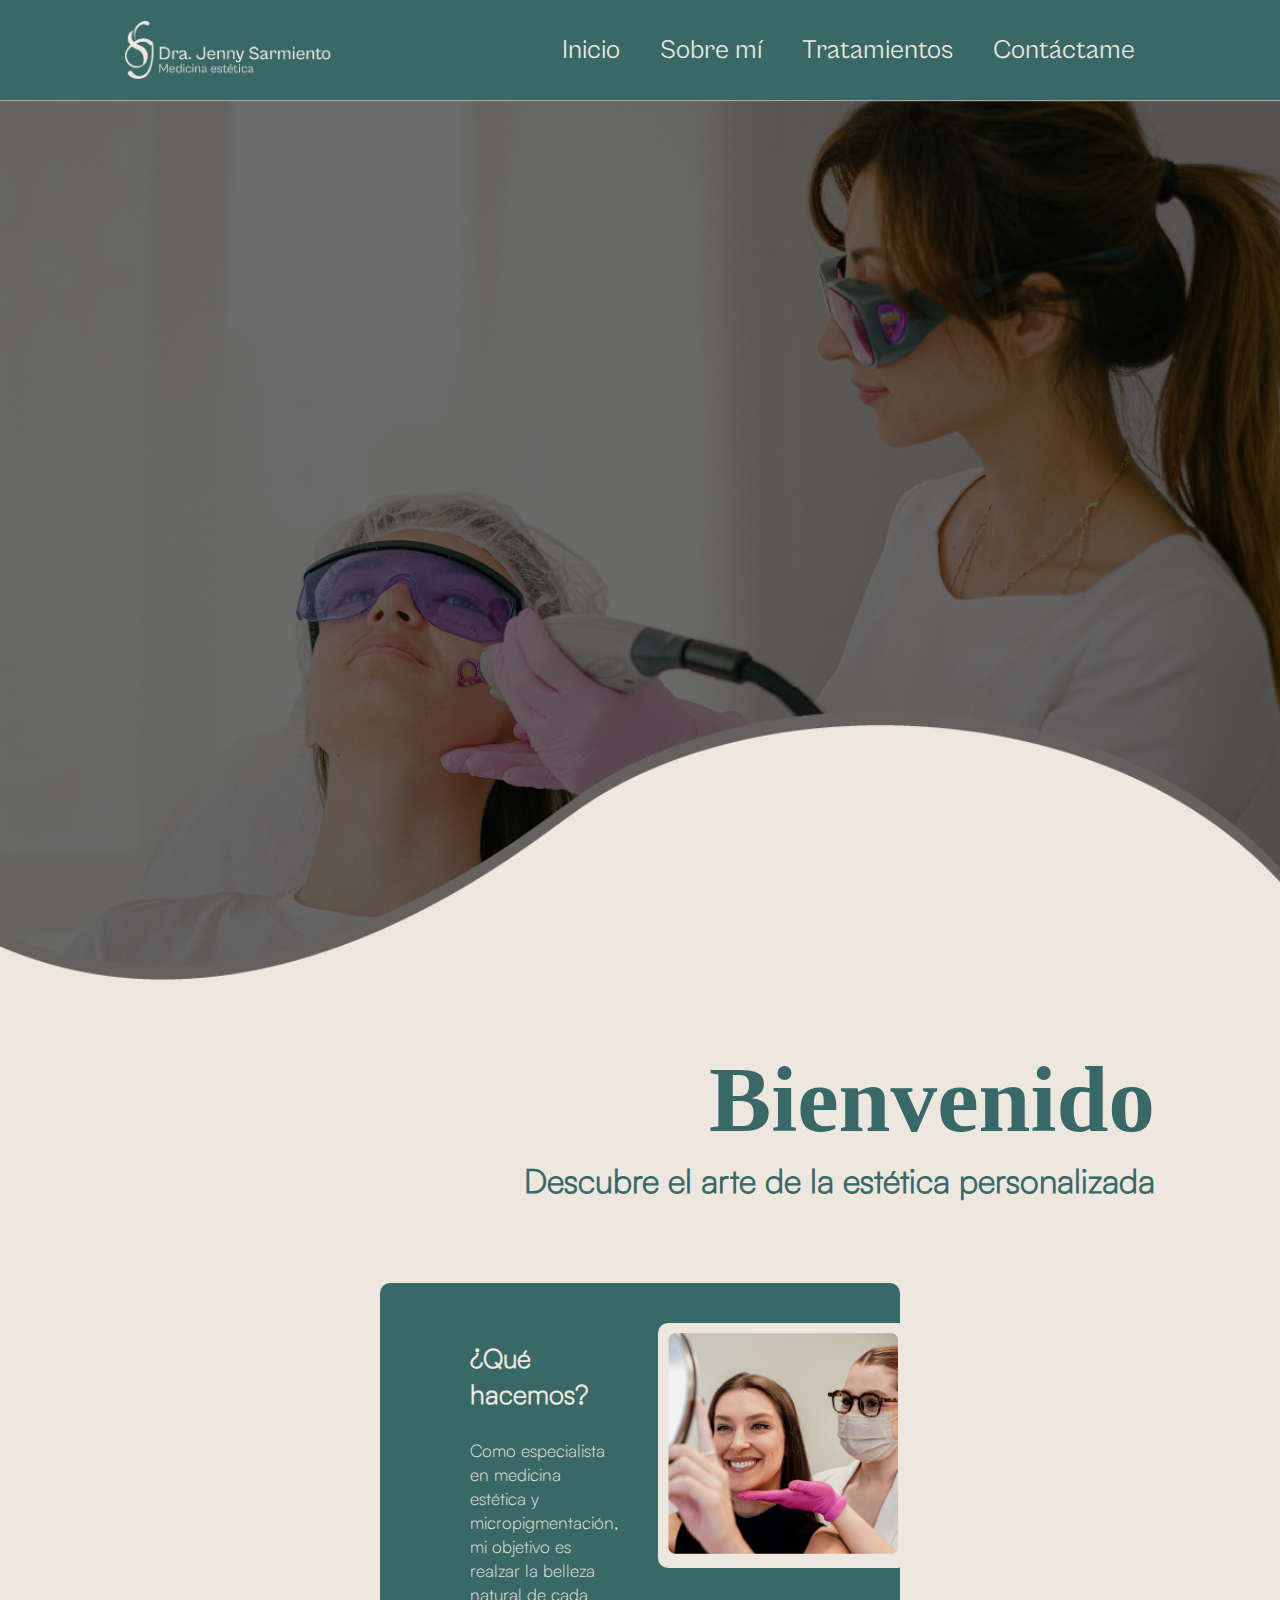
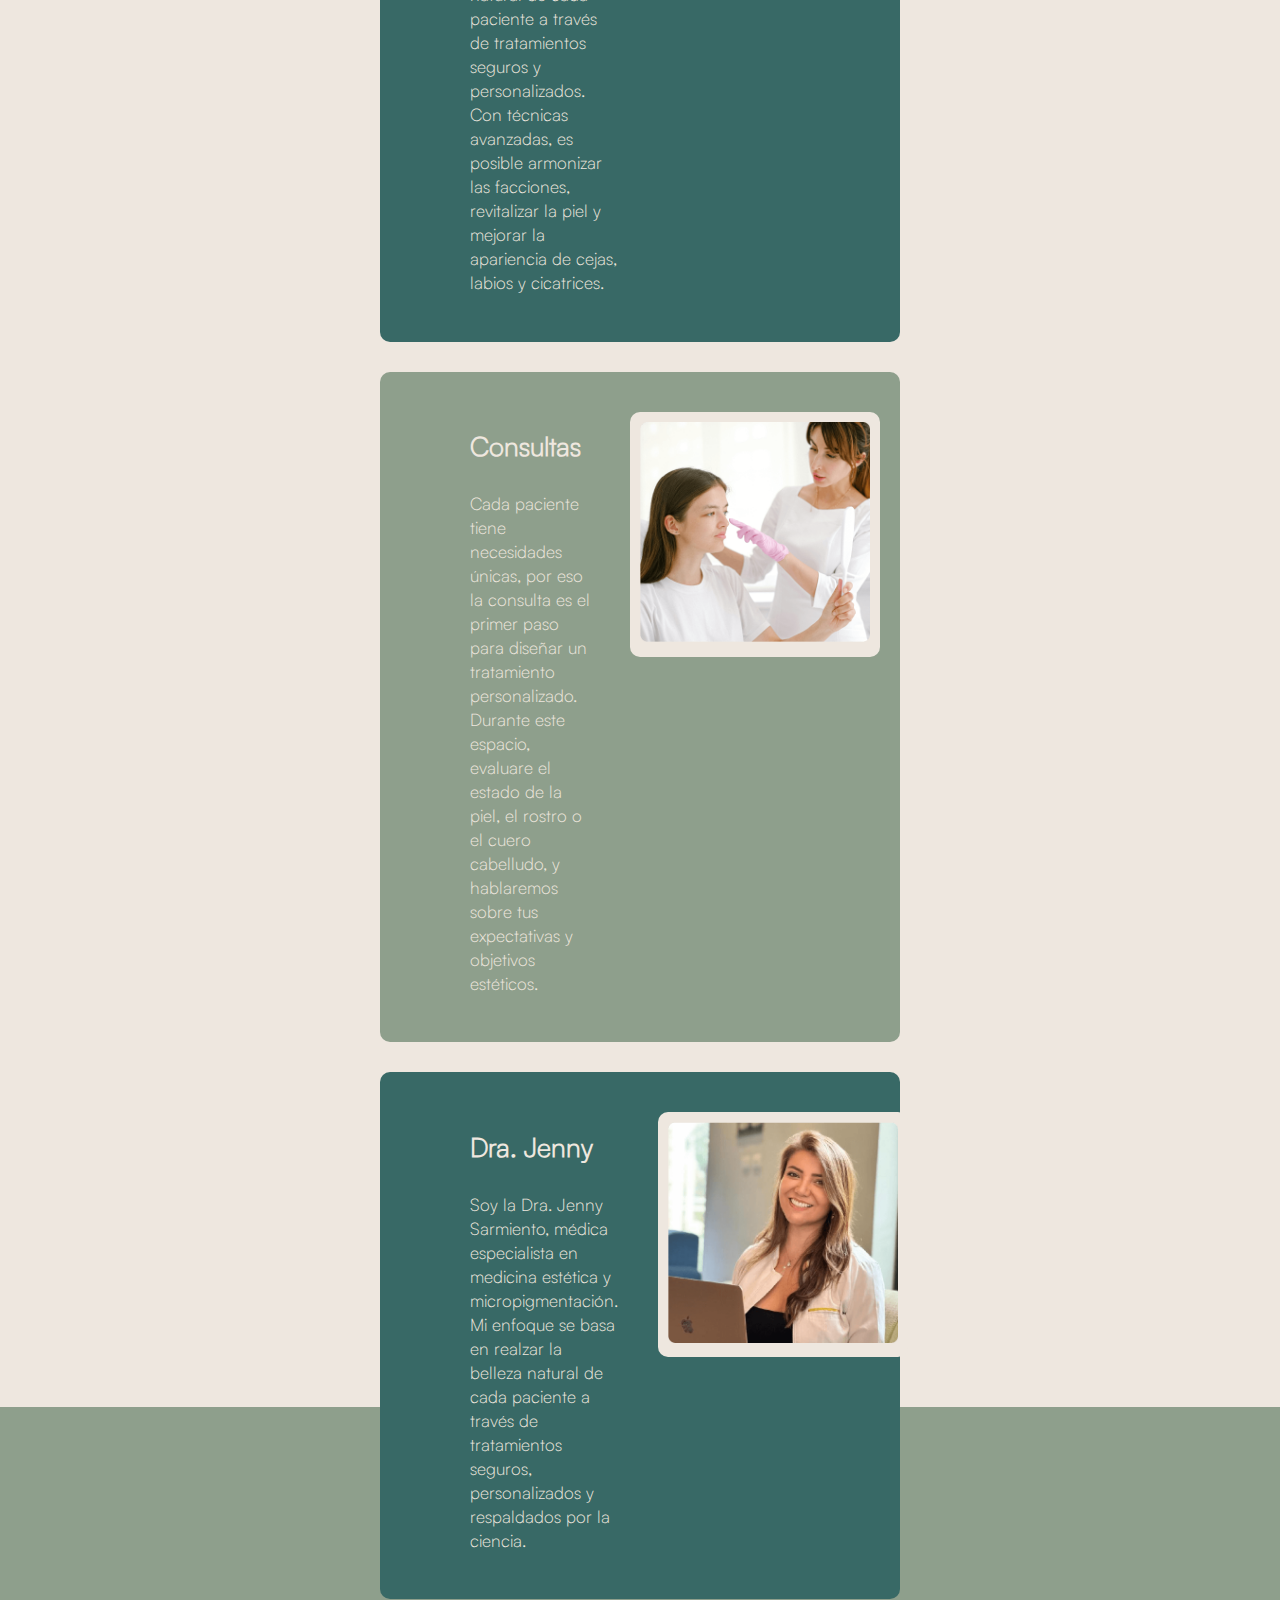
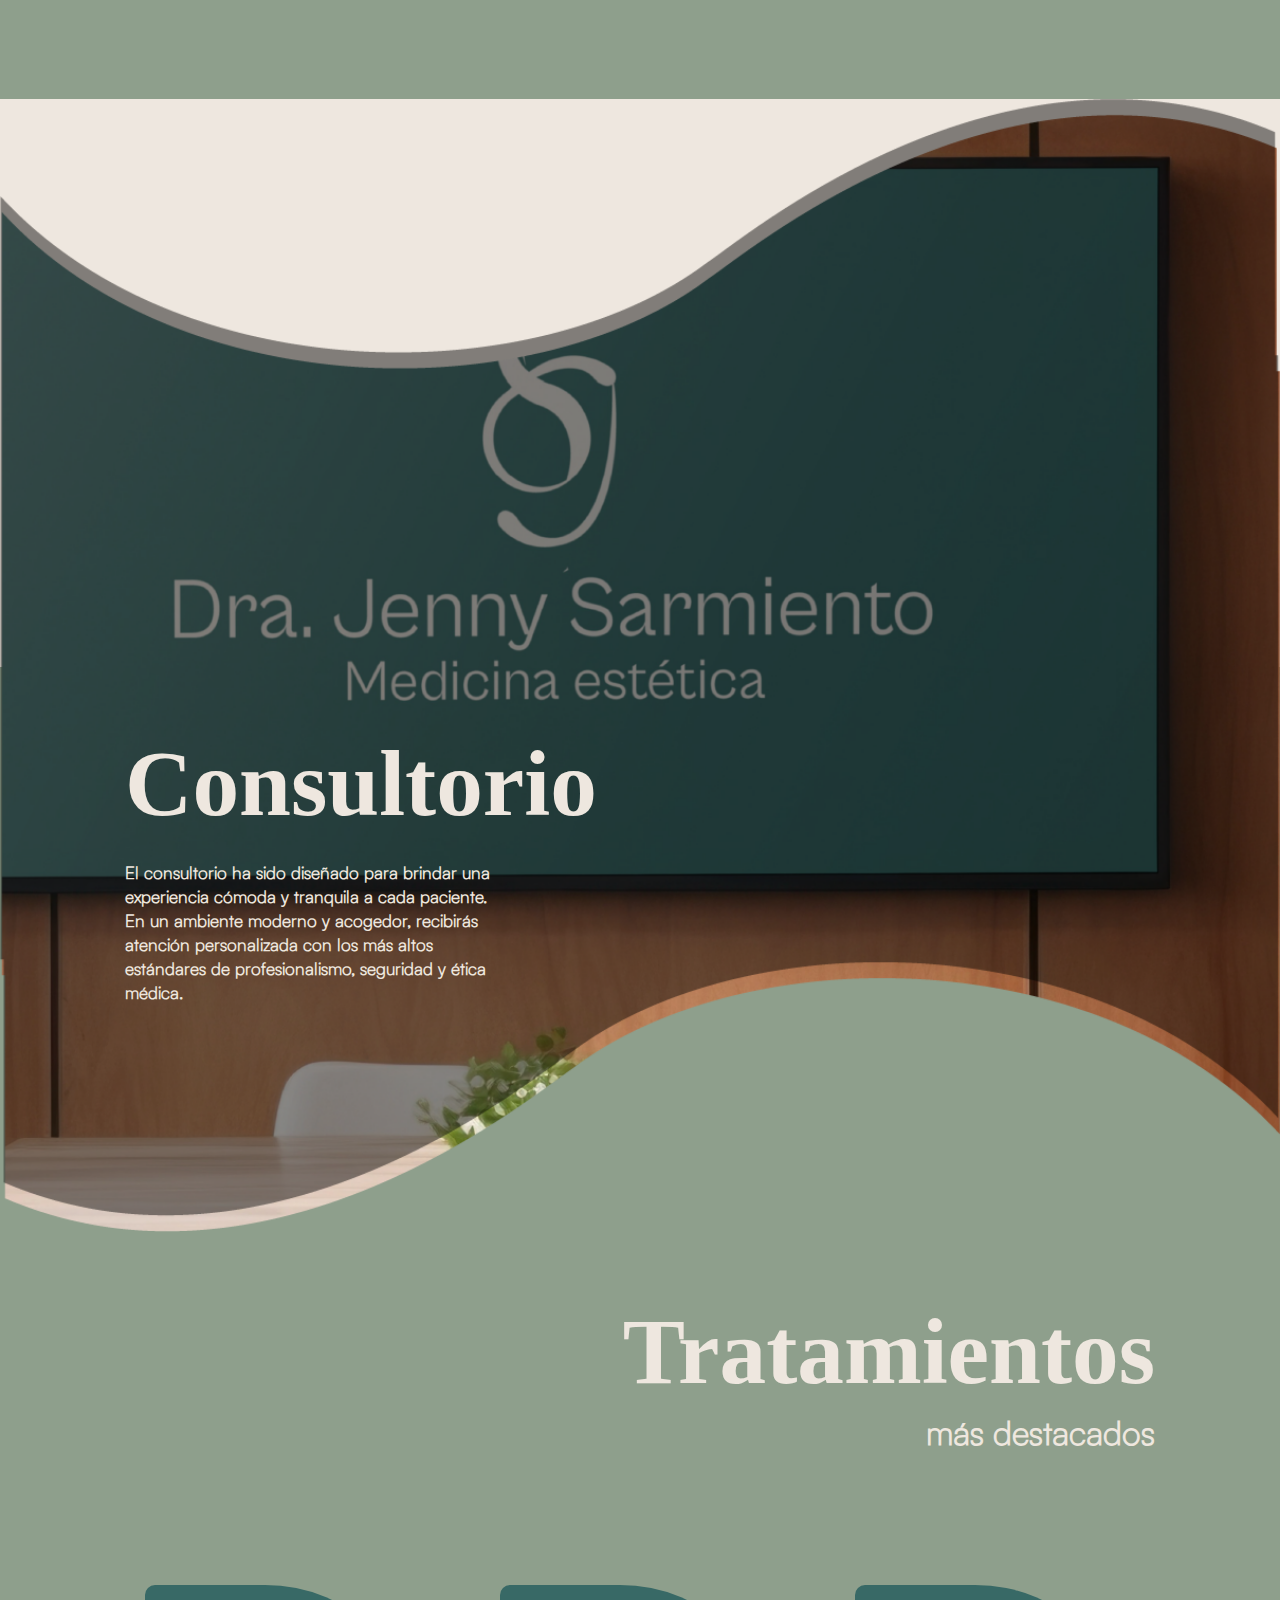
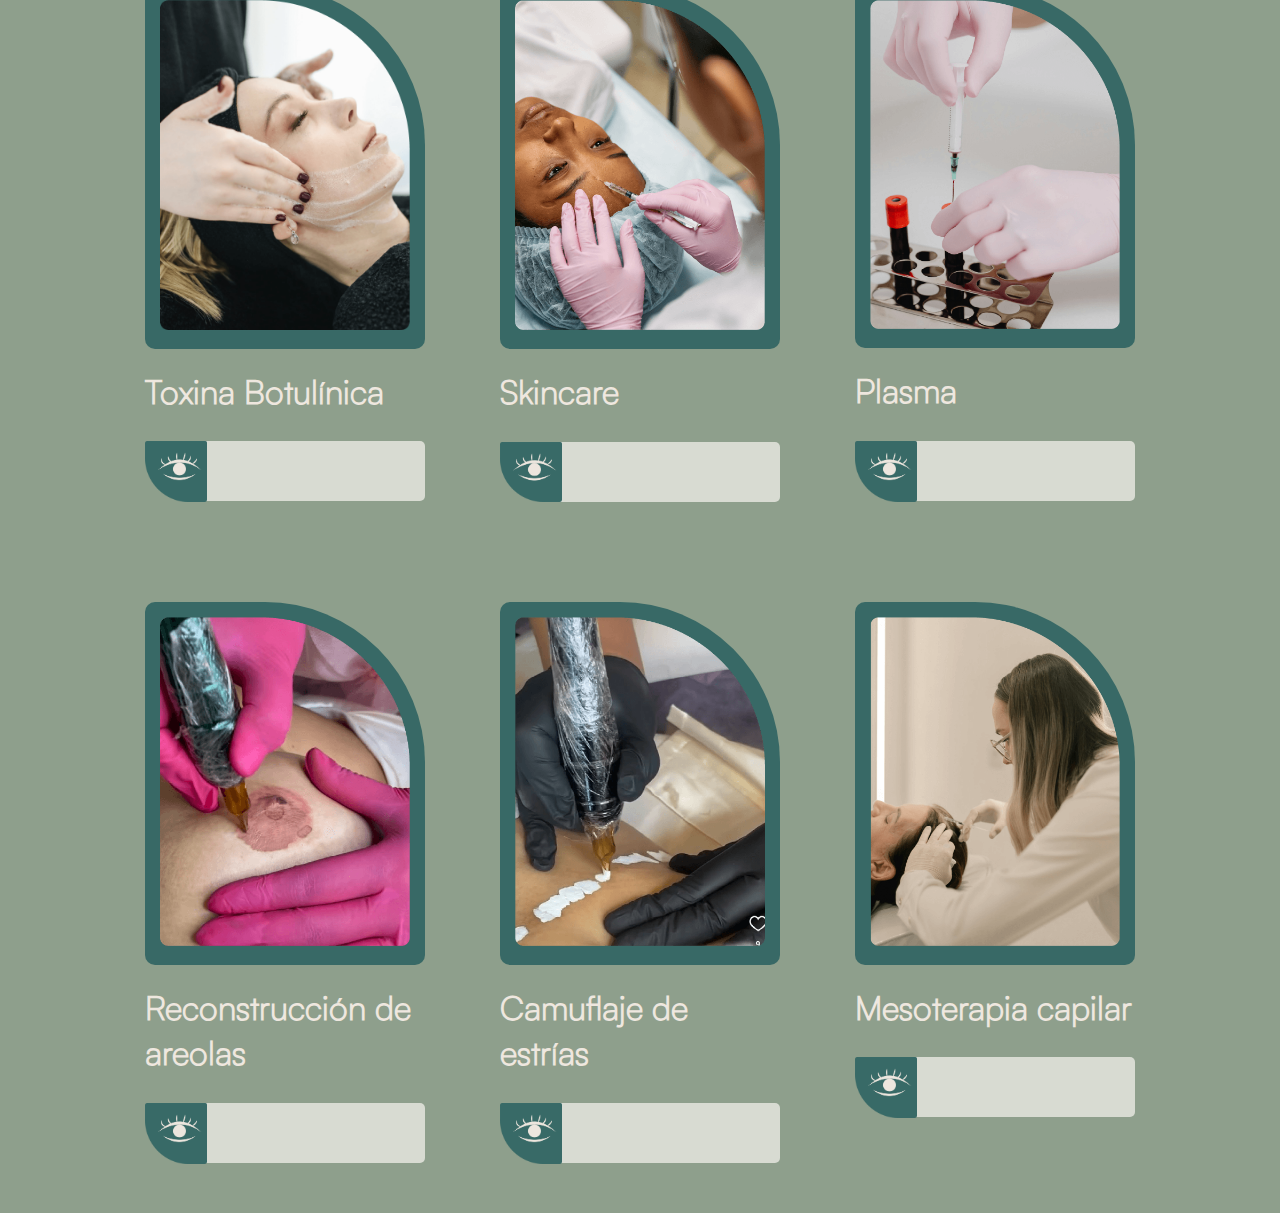
<file: index.html>
<!DOCTYPE html>
<html lang="es">
<head>
    <meta charset="UTF-8">
    <meta name="viewport" content="width=device-width, initial-scale=1.0">
    <title>Dra Jenny Sarmiento-home</title>
    <link rel="stylesheet" href="style.css"/>
</head>


<header>
  <img class="logo" src="logo.png" alt="logo Dra.">
    <nav class="menu">
      <ul>
        <li><a href="contactanos.html">Contáctame</a></li>
        <li><a href="tratamientos.html">Tratamientos</a></li>
        <li><a href="sobre mi.html">Sobre mí</a></li>
        <li><a href="index.html">Inicio</a></li>
      </ul>
    </nav>
</header>


<body>
  <img src="img_inicio.webp" alt="primera imagen pagina de inicio">
  <div class="caja-tituloderecha">
    <h1>Bienvenido </h1>
    <h2>Descubre el arte de la estética personalizada</h2>
  </div>



  <div class="container-quehacemos">
     <div class="texto-bienvenido">
          <h3>¿Qué hacemos?</h3>
          <p>Como especialista en medicina estética y micropigmentación, mi objetivo es realzar la belleza natural de cada paciente a través de tratamientos seguros y personalizados. Con técnicas avanzadas, es posible armonizar las facciones, revitalizar la piel y mejorar la apariencia de cejas, labios y cicatrices.</p>
     </div>
     <div class="img-bienvenido">
      <img src="que hacemos.png" alt="imagen container de que ">
     </div>
  </div>

  <div class="container-que2">
    <div class="texto-bienvenido">
         <h3>Consultas</h3>
         <p>Cada paciente tiene necesidades únicas, por eso la consulta es el primer paso para diseñar un tratamiento personalizado. Durante este espacio, evaluare el estado de la piel, el rostro o el cuero cabelludo, y hablaremos sobre tus expectativas y objetivos estéticos.</p>
    </div>
    <div class="img-bienvenido">
     <img src="Consultas.png" alt="imagen container de que ">
    </div>
 </div>

 <div class="container-quehacemos">
  <div class="texto-bienvenido">
       <h3>Dra. Jenny </h3>
       <p>Soy la Dra. Jenny Sarmiento, médica especialista en medicina estética y micropigmentación. Mi enfoque se basa en realzar la belleza natural de cada paciente a través de tratamientos seguros, personalizados y respaldados por la ciencia.</p>
  </div>
  <div class="img-bienvenido">
   <img src="Dra jenny1.png" alt="imagen container de que ">
  </div>
</div>


<section id="consultorio">
  
  <div class="img-consultorio">
    <img src="consultorio.png" alt="imagen consultorio">
        <div class="texto-consultorio">
          <h1>Consultorio</h1>
           <h4>El consultorio ha sido diseñado para brindar una experiencia cómoda y tranquila a cada paciente. En un ambiente moderno y acogedor, recibirás atención personalizada con los más altos estándares de profesionalismo, seguridad y ética médica.</h4>
        </div> 
  </div>
</section>


<section id="tratamientos">
  <div class="caja-tituloderechaclaro">
    <h1>Tratamientos</h1>
    <h2>más destacados</h2>
  </div>  

<div class="area-contenedores">
  <div class="container-tratamientos">
    <div class="imagen-tratamiento">
      <img src="tratamiento1.png" alt="boululu">
    </div>
    <div class="nombres-tratamientos">
     <h2>Toxina Botulínica </h2>
    </div>
    <nav class="boton-vermas"><a href="tratamientos.html">
      <img src="icono-vermas.webp" alt="ver mas"></a>
    </nav>
  </div>

  <div class="container-tratamientos">
    <div class="imagen-tratamiento">
      <img src="tratamiento2.png" alt="boululu">
    </div>
    <div class="nombres-tratamientos">
     <h2>Skincare  </h2>
    </div>
    <nav class="boton-vermas"><a href="tratamientos.html">
      <img src="icono-vermas.webp" alt="ver mas"></a>
    </nav>
  </div>

  <div class="container-tratamientos">
    <div class="imagen-tratamiento">
      <img src="tratamiento3.png" alt="boululu">
    </div>
    <div class="nombres-tratamientos">
     <h2>Plasma  </h2>
    </div>
    <nav class="boton-vermas"><a href="tratamientos.html">
      <img src="icono-vermas.webp" alt="ver mas"></a>
    </nav>
  </div>

  <div class="container-tratamientos">
    <div class="imagen-tratamiento">
      <img src="tratamiento4.png" alt="boululu">
    </div>
    <div class="nombres-tratamientos">
     <h2>Reconstrucción de areolas  </h2>
    </div>
    <nav class="boton-vermas"><a href="tratamientos.html">
      <img src="icono-vermas.webp" alt="ver mas"></a>
    </nav>
  </div>

  <div class="container-tratamientos">
    <div class="imagen-tratamiento">
      <img src="tratamiento5.png" alt="boululu">
    </div>
    <div class="nombres-tratamientos">
     <h2>Camuflaje de estrías </h2>
    </div>
    <nav class="boton-vermas"><a href="tratamientos.html">
      <img src="icono-vermas.webp" alt="ver mas"></a>
    </nav>
  </div>

  <div class="container-tratamientos">
    <div class="imagen-tratamiento">
      <img src="tratamiento6.png" alt="boululu">
    </div>
    <div class="nombres-tratamientos">
     <h2>Mesoterapia capilar </h2>
    </div>
    <nav class="boton-vermas"><a href="tratamientos.html">
      <img src="icono-vermas.webp" alt="ver mas"></a>
    </nav>
  </div>

</div>

</section>

</body>
</html>
</file>
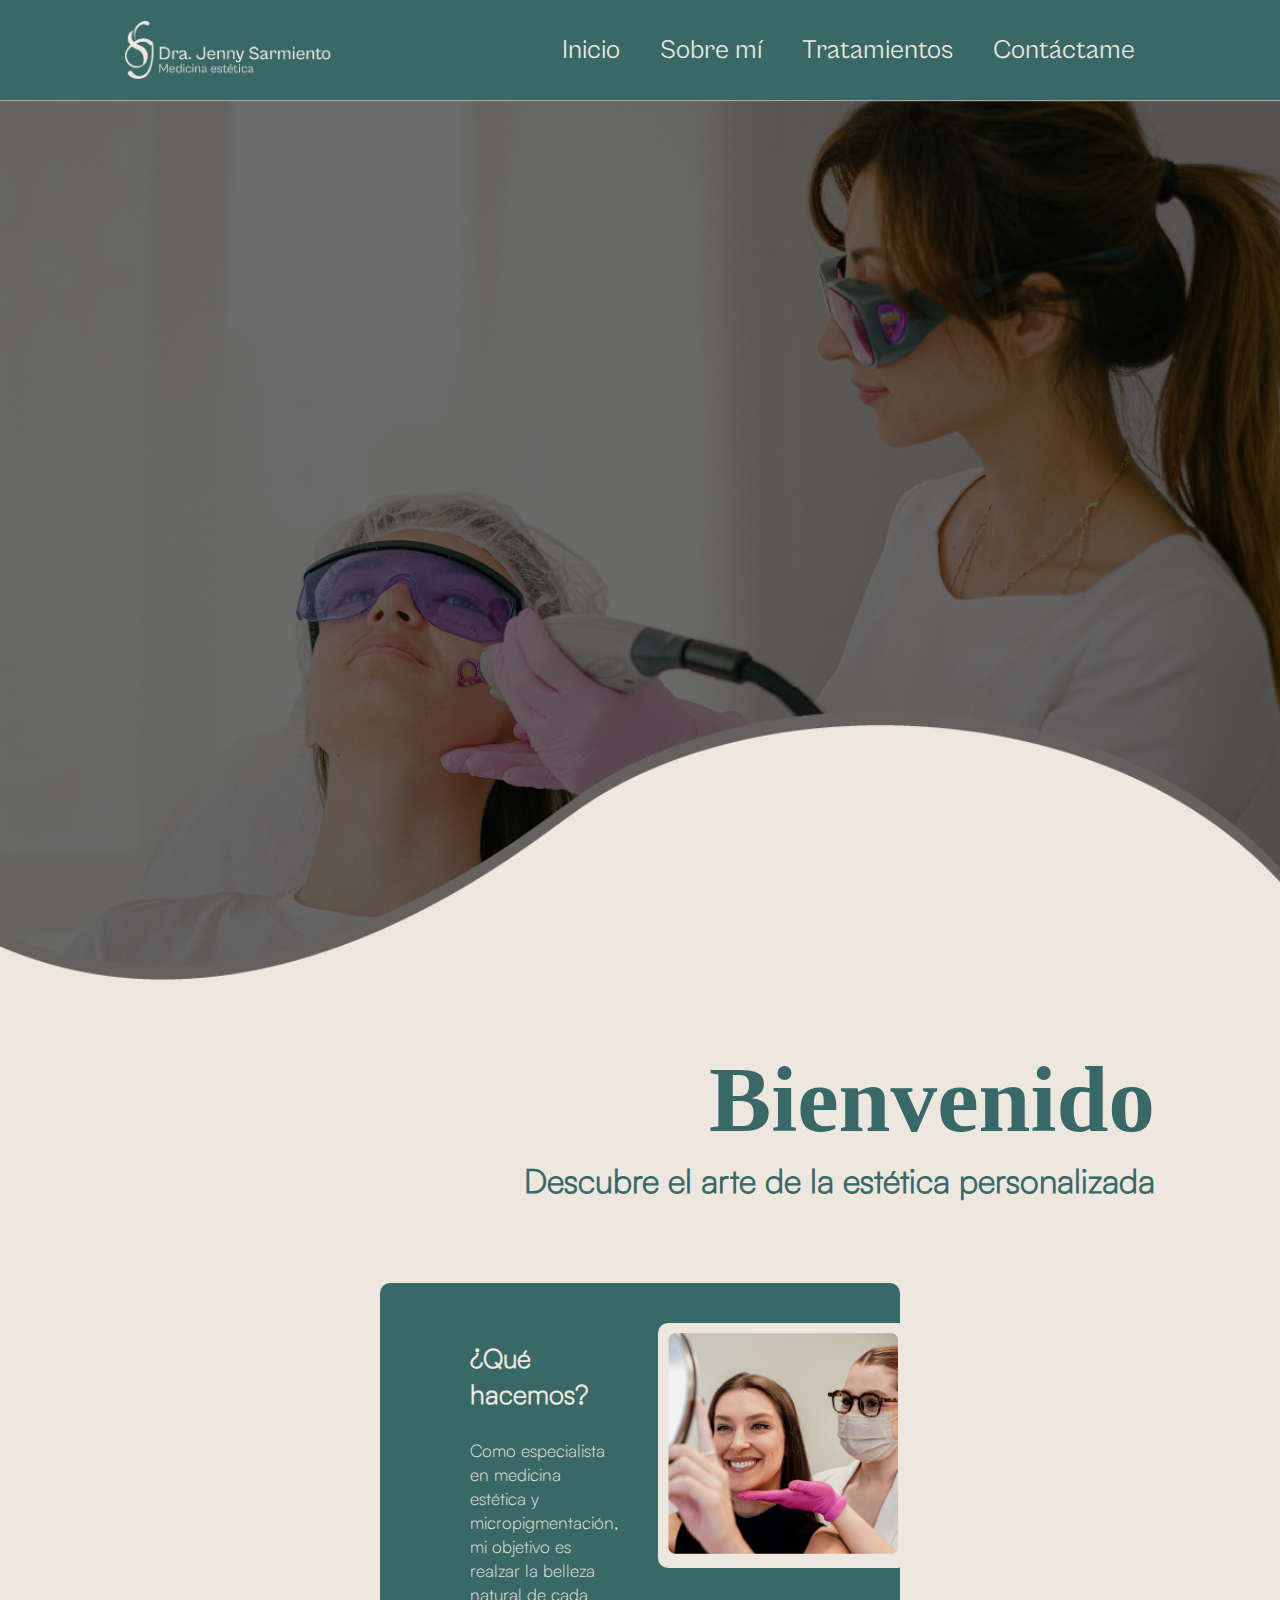
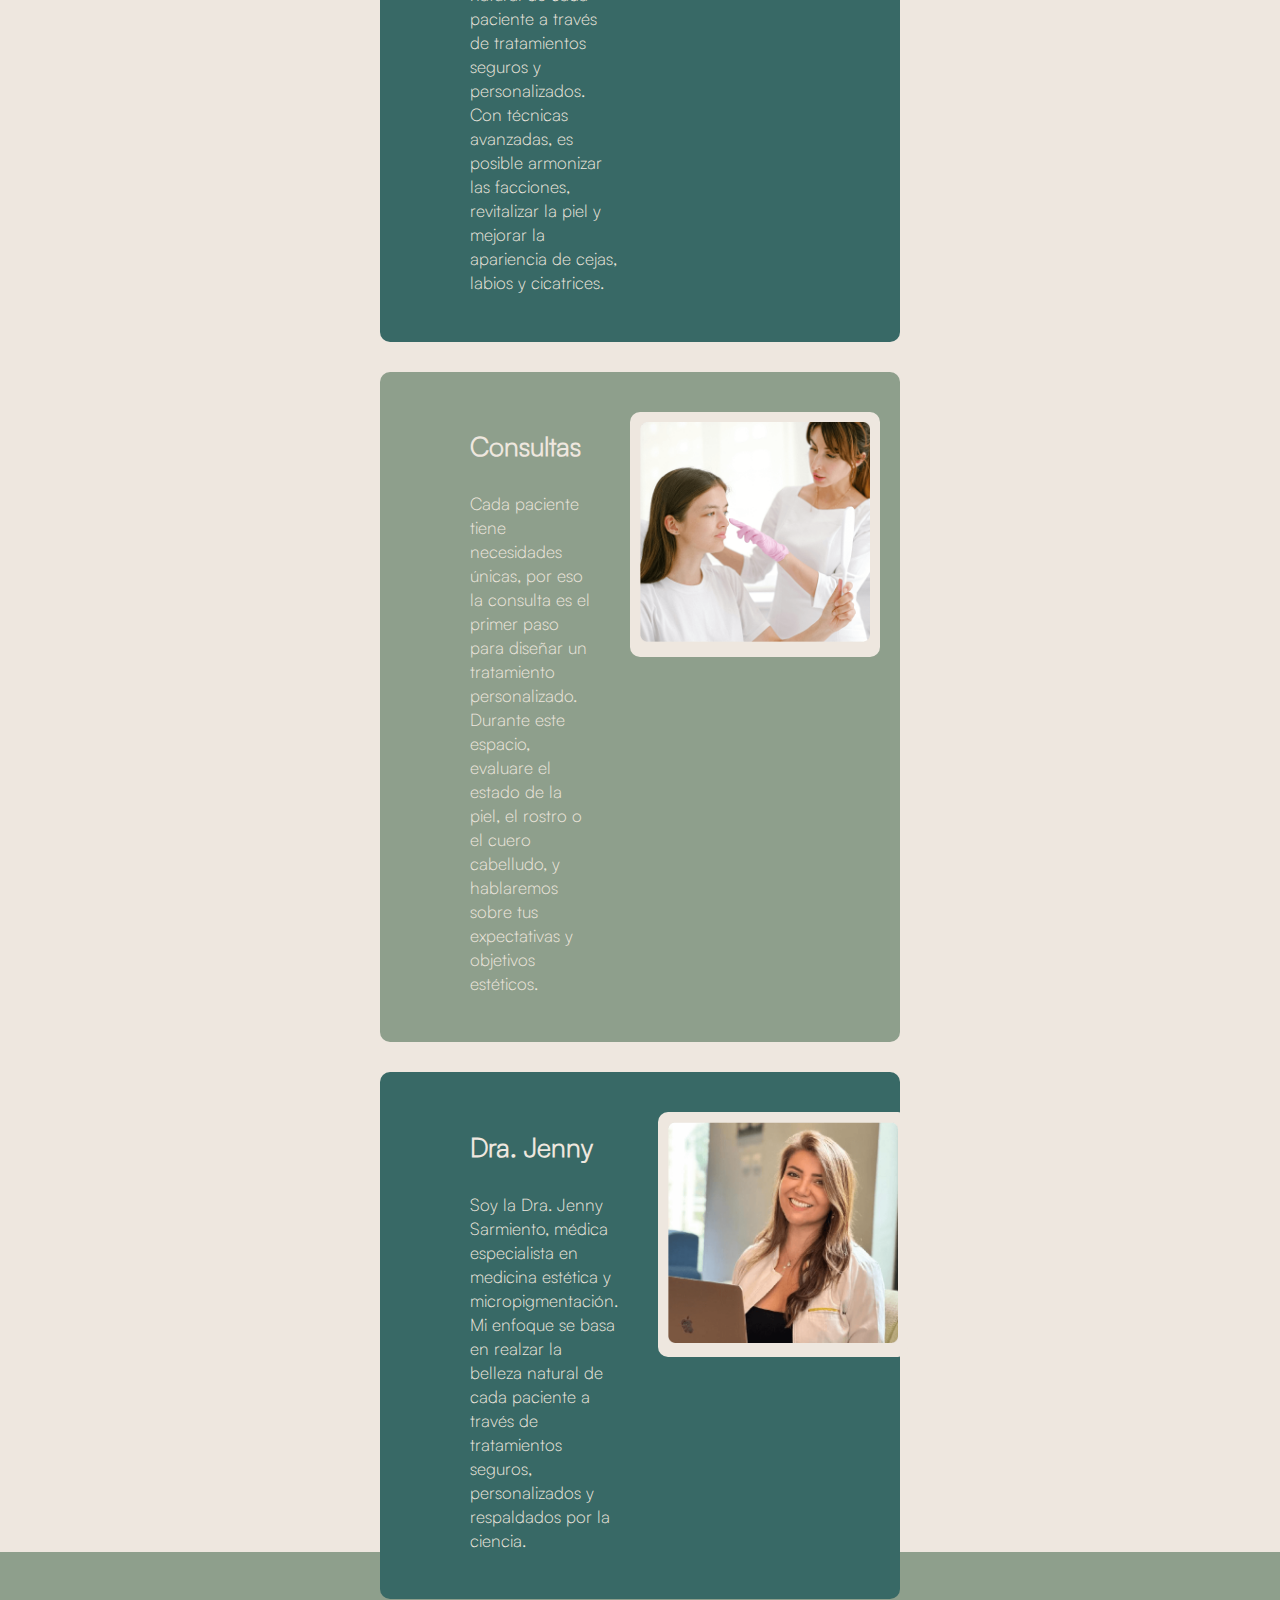
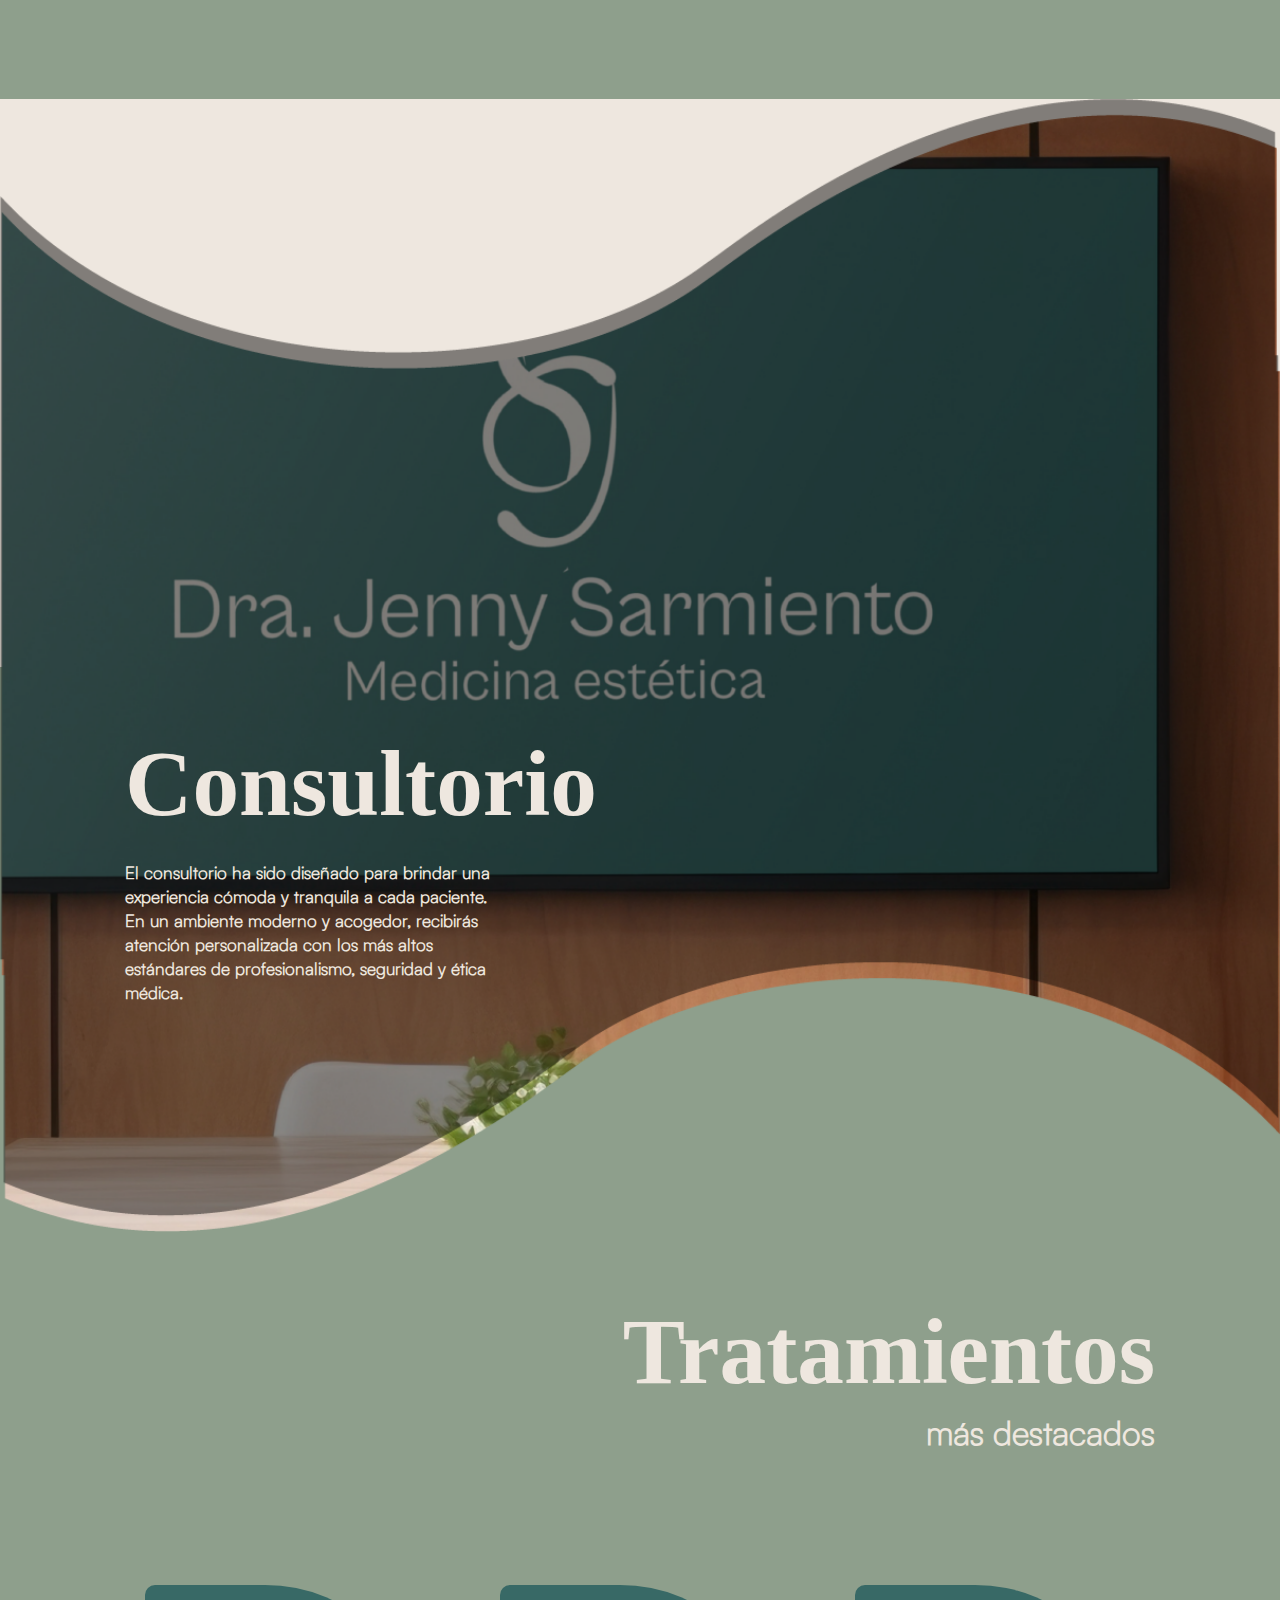
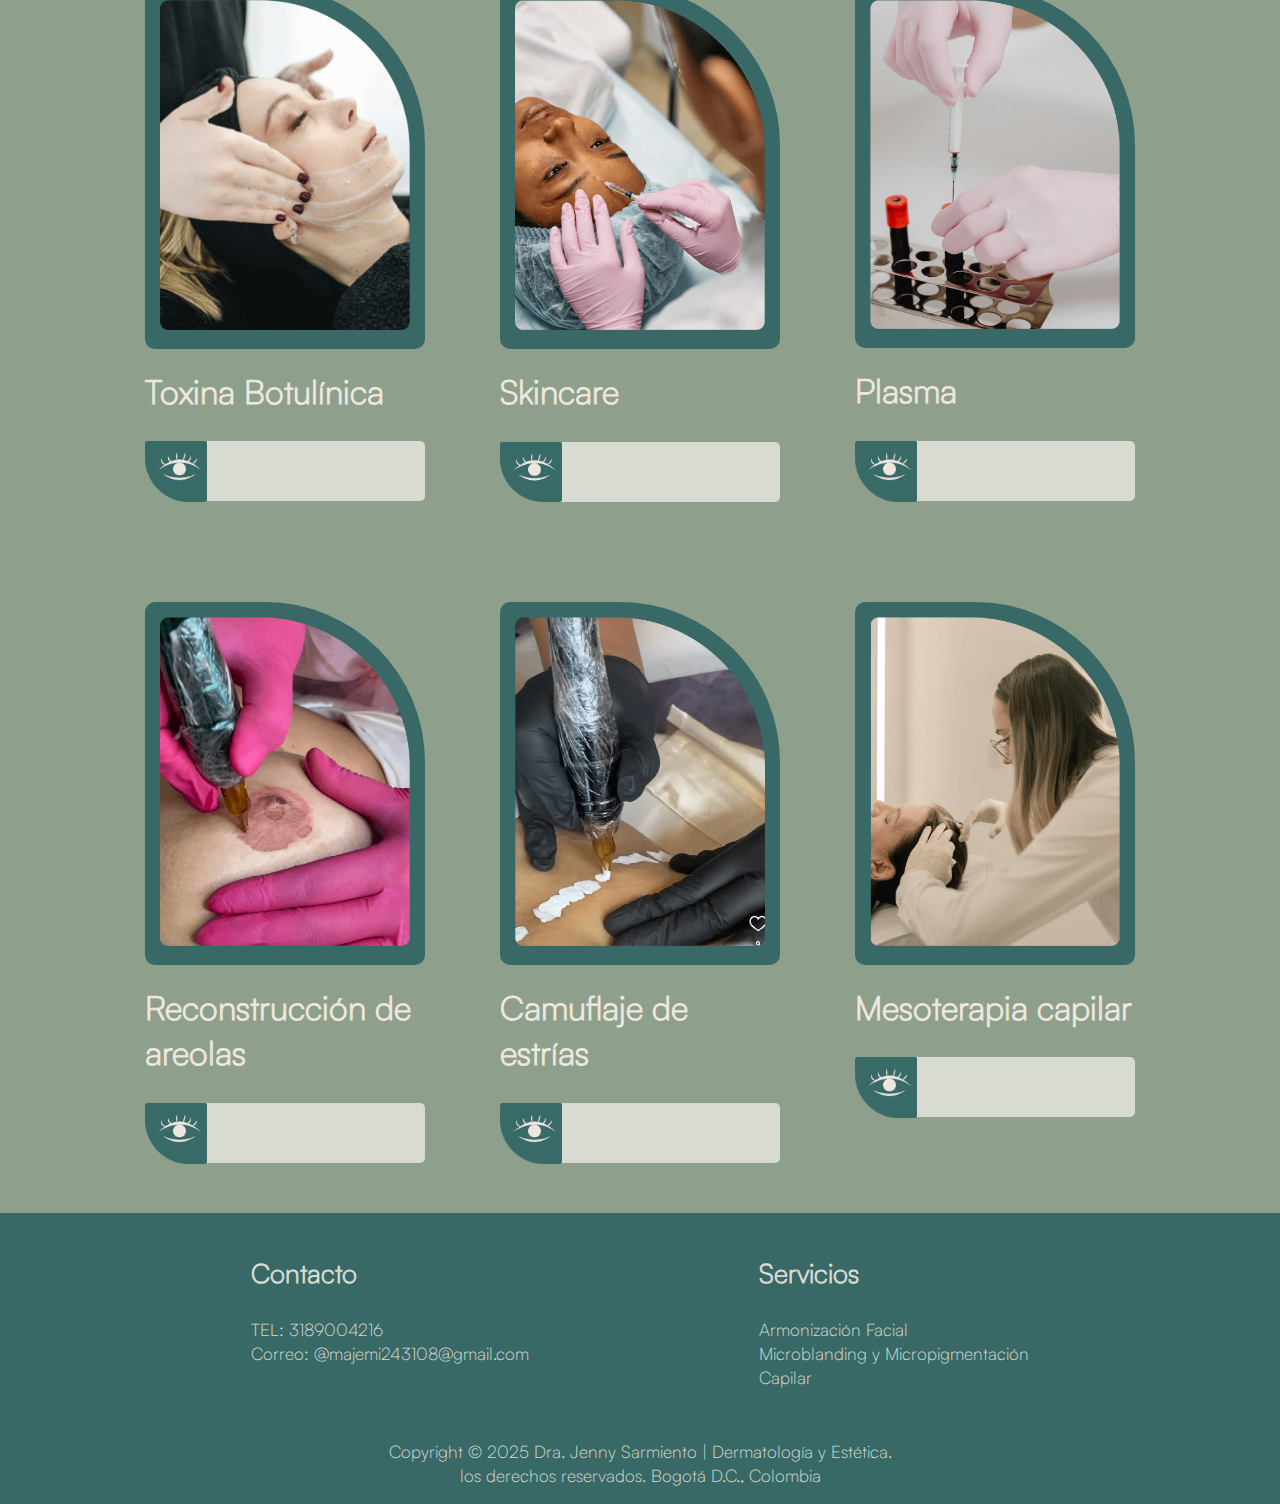
<file: Sitio web derma/index.html>
<!DOCTYPE html>
<html lang="es">
<head>
    <meta charset="UTF-8">
    <meta name="viewport" content="width=device-width, initial-scale=1.0">
    <title>Dra Jenny Sarmiento-home</title>
    <link rel="stylesheet" href="style.css"/>
</head>


<header>
  <img class="logo" src="logo.png" alt="logo Dra.">
    <nav class="menu">
      <ul>
        <li><a href="contactanos.html">Contáctame</a></li>
        <li><a href="tratamientos.html">Tratamientos</a></li>
        <li><a href="sobre mi.html">Sobre mí</a></li>
        <li><a href="index.html">Inicio</a></li>
      </ul>
    </nav>
</header>


<body>
  <img src="img_inicio.webp" alt="primera imagen pagina de inicio">
  <div class="caja-tituloderecha">
    <h1>Bienvenido </h1>
    <h2>Descubre el arte de la estética personalizada</h2>
  </div>



  <div class="container-quehacemos">
     <div class="texto-bienvenido">
          <h3>¿Qué hacemos?</h3>
          <p>Como especialista en medicina estética y micropigmentación, mi objetivo es realzar la belleza natural de cada paciente a través de tratamientos seguros y personalizados. Con técnicas avanzadas, es posible armonizar las facciones, revitalizar la piel y mejorar la apariencia de cejas, labios y cicatrices.</p>
     </div>
     <div class="img-bienvenido">
      <img src="img-Bienvenido/que hacemos.png" alt="imagen container de que ">
     </div>
  </div>

  <div class="container-que2">
    <div class="texto-bienvenido">
         <h3>Consultas</h3>
         <p>Cada paciente tiene necesidades únicas, por eso la consulta es el primer paso para diseñar un tratamiento personalizado. Durante este espacio, evaluare el estado de la piel, el rostro o el cuero cabelludo, y hablaremos sobre tus expectativas y objetivos estéticos.</p>
    </div>
    <div class="img-bienvenido">
     <img src="img-Bienvenido/Consultas.png" alt="imagen container de que ">
    </div>
 </div>

 <div class="container-quehacemos">
  <div class="texto-bienvenido">
       <h3>Dra. Jenny </h3>
       <p>Soy la Dra. Jenny Sarmiento, médica especialista en medicina estética y micropigmentación. Mi enfoque se basa en realzar la belleza natural de cada paciente a través de tratamientos seguros, personalizados y respaldados por la ciencia.</p>
  </div>
  <div class="img-bienvenido">
   <img src="img-Bienvenido/Dra jenny1.png" alt="imagen container de que ">
  </div>
</div>


<section id="consultorio">
  
  <div class="img-consultorio">
    <img src="consultorio.png" alt="imagen consultorio">
        <div class="texto-consultorio">
          <h1>Consultorio</h1>
           <h4>El consultorio ha sido diseñado para brindar una experiencia cómoda y tranquila a cada paciente. En un ambiente moderno y acogedor, recibirás atención personalizada con los más altos estándares de profesionalismo, seguridad y ética médica.</h4>
        </div> 
  </div>
</section>


<section id="tratamientos">
  <div class="caja-tituloderechaclaro">
    <h1>Tratamientos</h1>
    <h2>más destacados</h2>
  </div>  

<div class="area-contenedores">
  <div class="container-tratamientos">
    <div class="imagen-tratamiento">
      <img src="img-tratamientos/tratamiento1.png" alt="boululu">
    </div>
    <div class="nombres-tratamientos">
     <h2>Toxina Botulínica </h2>
    </div>
    <nav class="boton-vermas"><a href="tratamientos.html">
      <img src="icono-vermas.webp" alt="ver mas"></a>
    </nav>
  </div>

  <div class="container-tratamientos">
    <div class="imagen-tratamiento">
      <img src="img-tratamientos/tratamiento2.png" alt="boululu">
    </div>
    <div class="nombres-tratamientos">
     <h2>Skincare  </h2>
    </div>
    <nav class="boton-vermas"><a href="tratamientos.html">
      <img src="icono-vermas.webp" alt="ver mas"></a>
    </nav>
  </div>

  <div class="container-tratamientos">
    <div class="imagen-tratamiento">
      <img src="img-tratamientos/tratamiento3.png" alt="boululu">
    </div>
    <div class="nombres-tratamientos">
     <h2>Plasma  </h2>
    </div>
    <nav class="boton-vermas"><a href="tratamientos.html">
      <img src="icono-vermas.webp" alt="ver mas"></a>
    </nav>
  </div>

  <div class="container-tratamientos">
    <div class="imagen-tratamiento">
      <img src="img-tratamientos/tratamiento4.png" alt="boululu">
    </div>
    <div class="nombres-tratamientos">
     <h2>Reconstrucción de areolas  </h2>
    </div>
    <nav class="boton-vermas"><a href="tratamientos.html">
      <img src="icono-vermas.webp" alt="ver mas"></a>
    </nav>
  </div>

  <div class="container-tratamientos">
    <div class="imagen-tratamiento">
      <img src="img-tratamientos/tratamiento5.png" alt="boululu">
    </div>
    <div class="nombres-tratamientos">
     <h2>Camuflaje de estrías </h2>
    </div>
    <nav class="boton-vermas"><a href="tratamientos.html">
      <img src="icono-vermas.webp" alt="ver mas"></a>
    </nav>
  </div>

  <div class="container-tratamientos">
    <div class="imagen-tratamiento">
      <img src="img-tratamientos/tratamiento6.png" alt="boululu">
    </div>
    <div class="nombres-tratamientos">
     <h2>Mesoterapia capilar </h2>
    </div>
    <nav class="boton-vermas"><a href="tratamientos.html">
      <img src="icono-vermas.webp" alt="ver mas"></a>
    </nav>
  </div>

</div>

</section>

</body>

<div class="container-footer">
  <div class="texto-footer">
    <h3>Contacto</h3>
    <p>TEL: 3189004216
     <br> Correo: @majemi243108@gmail.com</p>
  </div>

  <div class="texto-footer">
    <h3>Servicios</h3>
    <p>Armonización Facial
      <br>  Microblanding y Micropigmentación
      <br> Capilar</p>
  </div>
</div>

<footer>
  <p>Copyright © 2025 Dra. Jenny Sarmiento | Dermatología y Estética. 
    <br> los derechos reservados. Bogotá D.C., Colombia</p>
</footer>

</body>
</html>
</html>
</file>
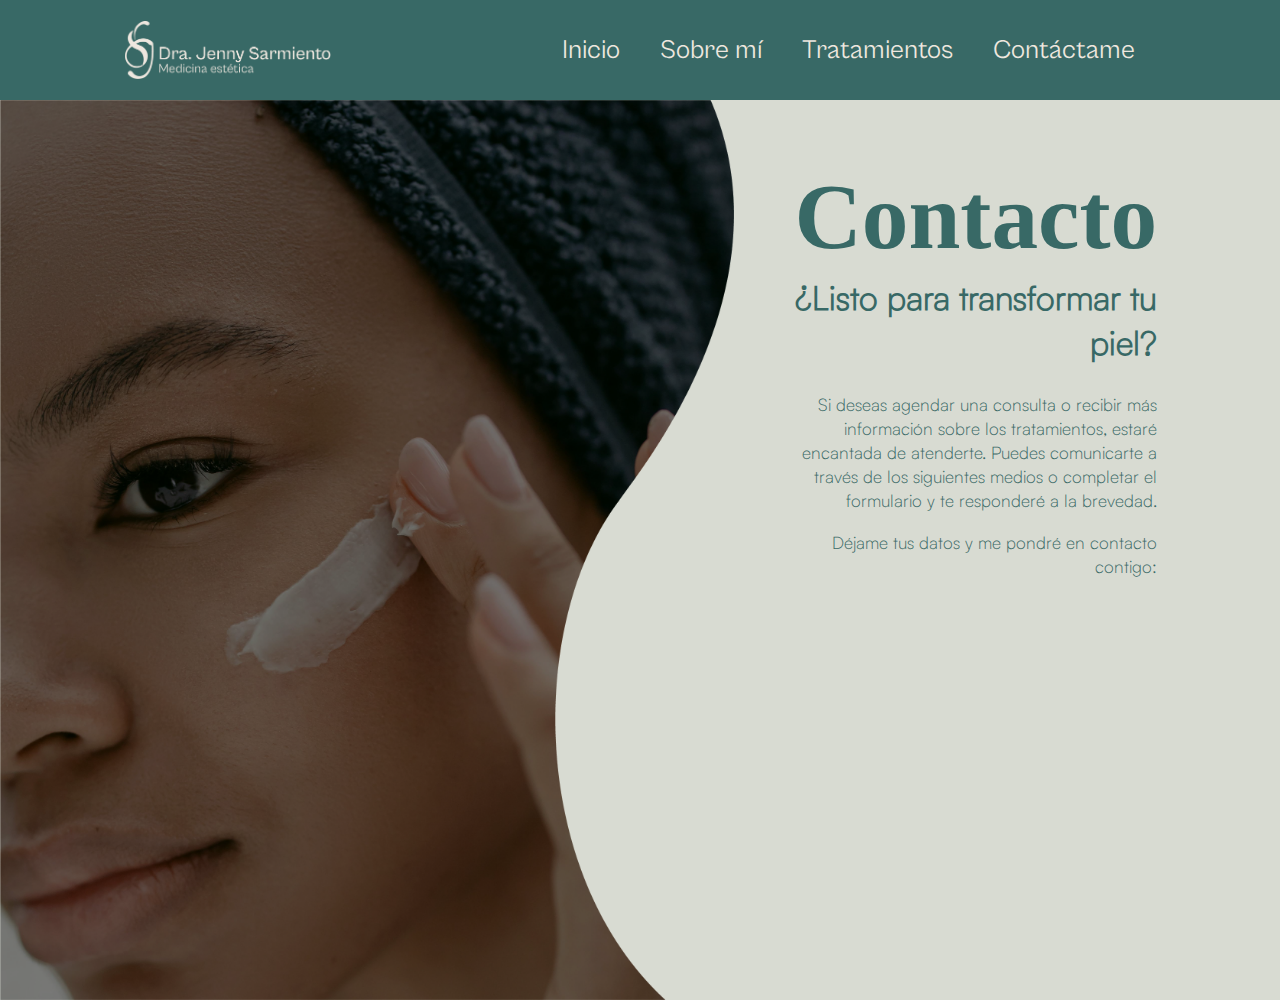
<file: contactanos.html>
<!DOCTYPE html>
<html lang="es">
<head>
    <meta charset="UTF-8">
    <meta name="viewport" content="width=device-width, initial-scale=1.0">
    <title>Contactame</title>
    <link rel="stylesheet" href="style.css">
</head>
<header>
    <img class="logo" src="logo.png" alt="logo Dra.">
    <nav class="menu">
      <ul>
        <li><a href="contactanos.html">Contáctame</a></li>
        <li><a href="tratamientos.html">Tratamientos</a></li>
        <li><a href="sobre mi.html">Sobre mí</a></li>
        <li><a href="index.html">Inicio</a></li>
      </ul>
    </nav>
</header>

<body>
<section id="contactame">
    <img class="img-contact" src="img-contacto2.png" alt="img para pagina de contacto">
   <div class="texto-contacto">
      <h1>Contacto</h1>
      <h2>¿Listo para transformar tu piel?</h2>
      <p>Si deseas agendar una consulta o recibir más información sobre los tratamientos, estaré encantada de atenderte. Puedes comunicarte a través de los siguientes medios o completar el formulario y te responderé a la brevedad.</p>
      <strong><p> Déjame tus datos y me pondré en contacto contigo:</p></strong>
   </div>
</section> 
</body>
</html>
</file>
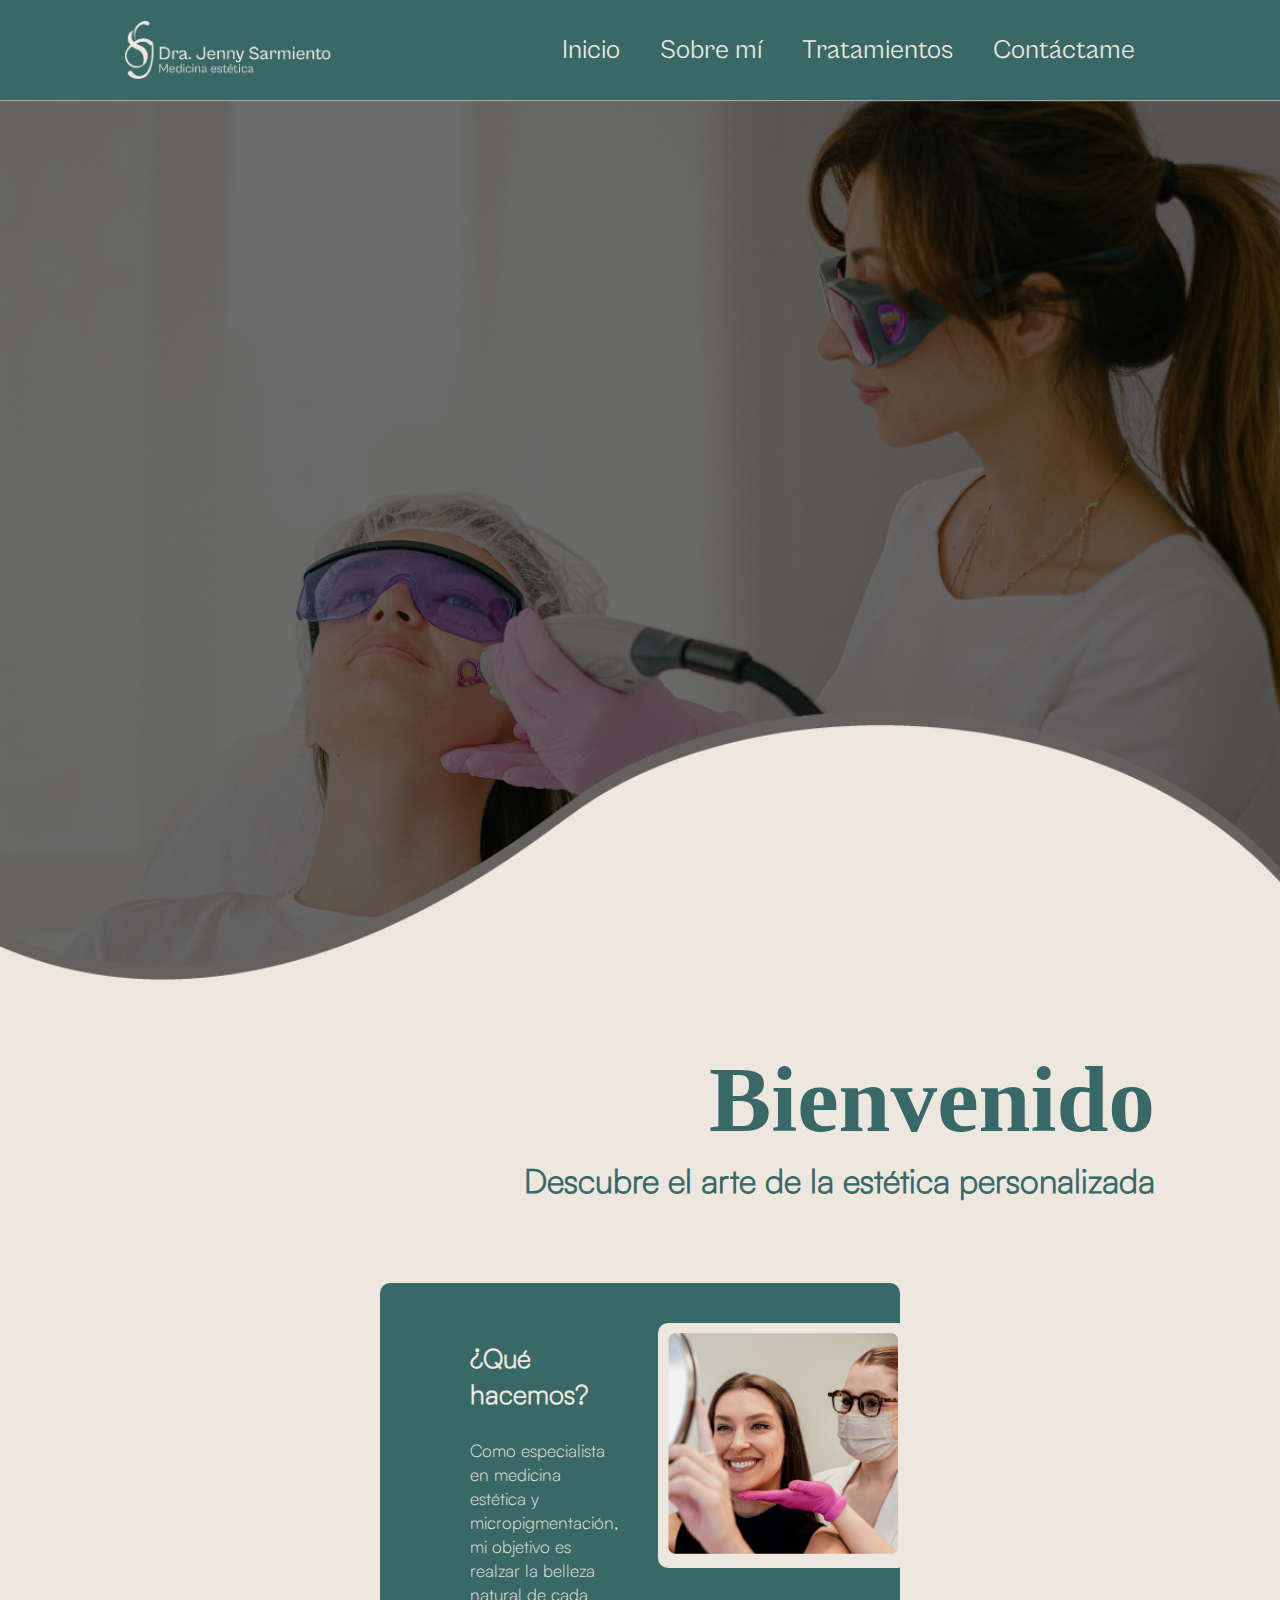
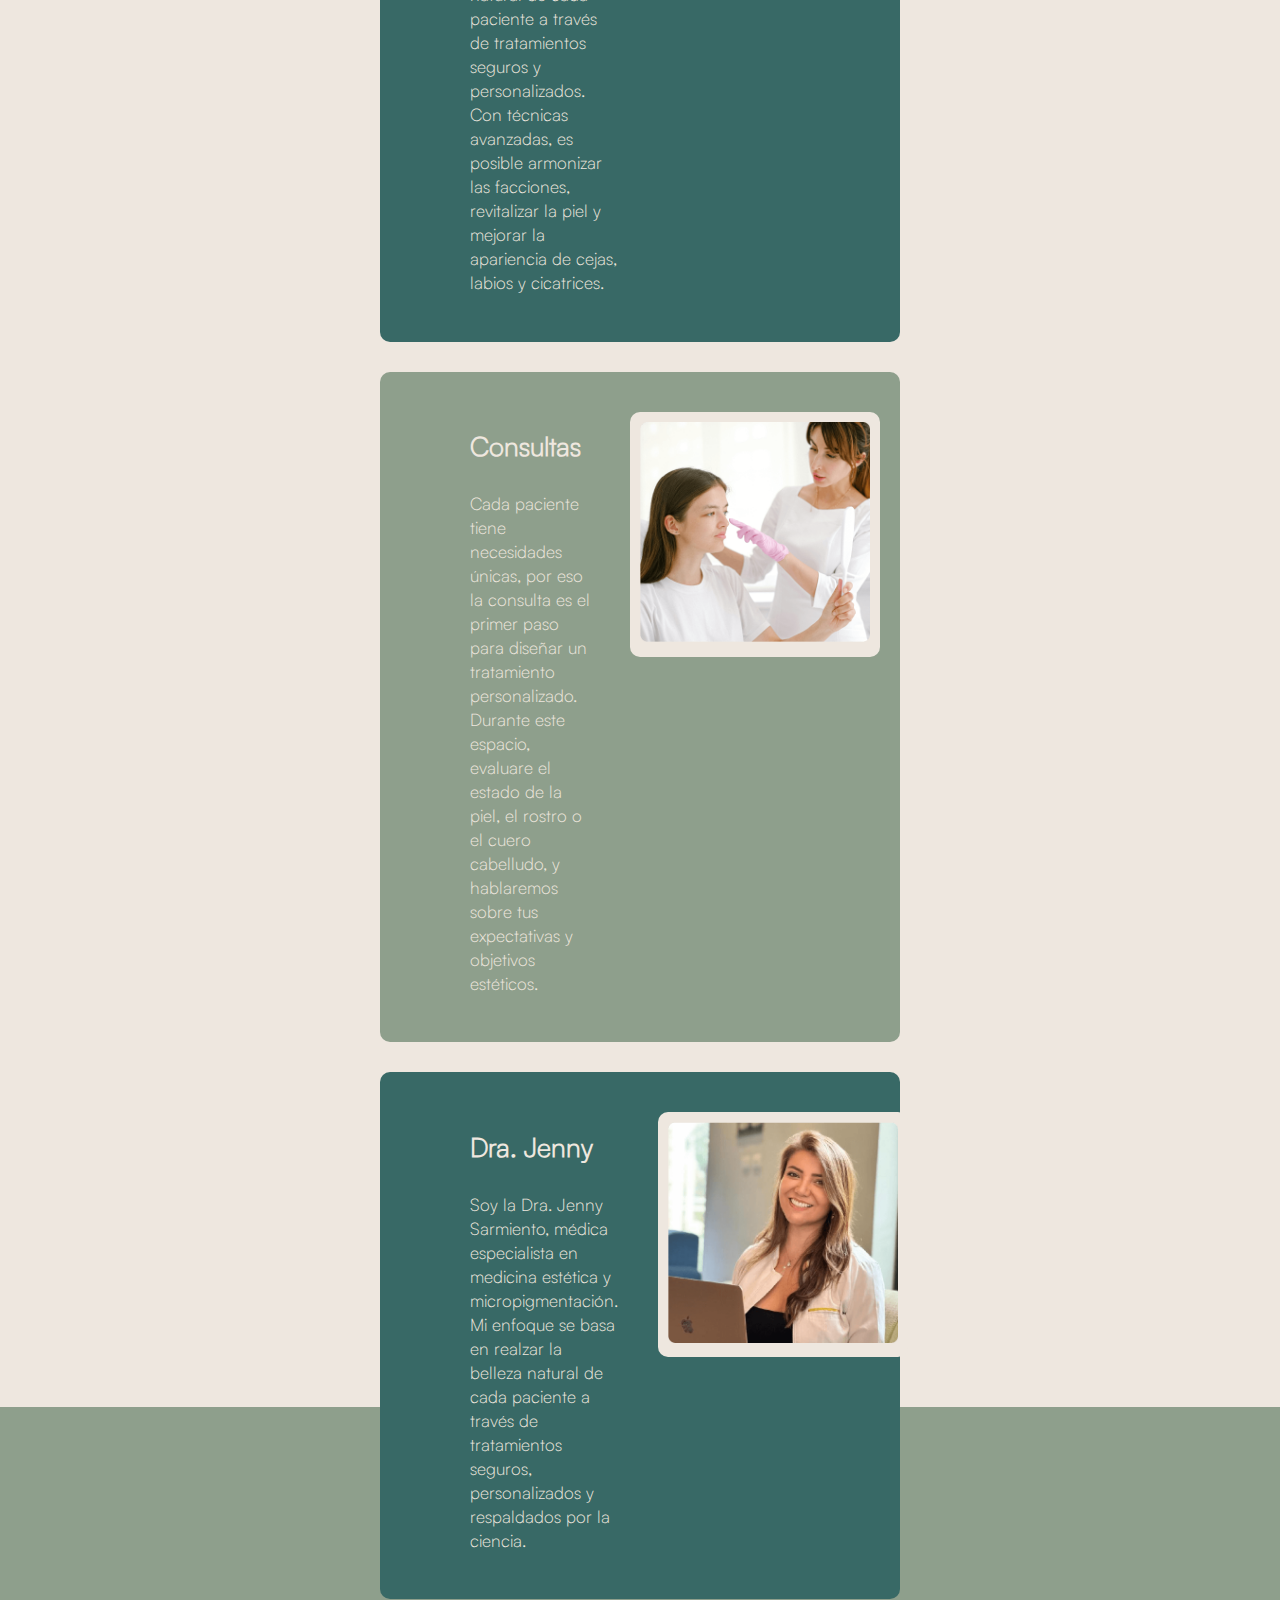
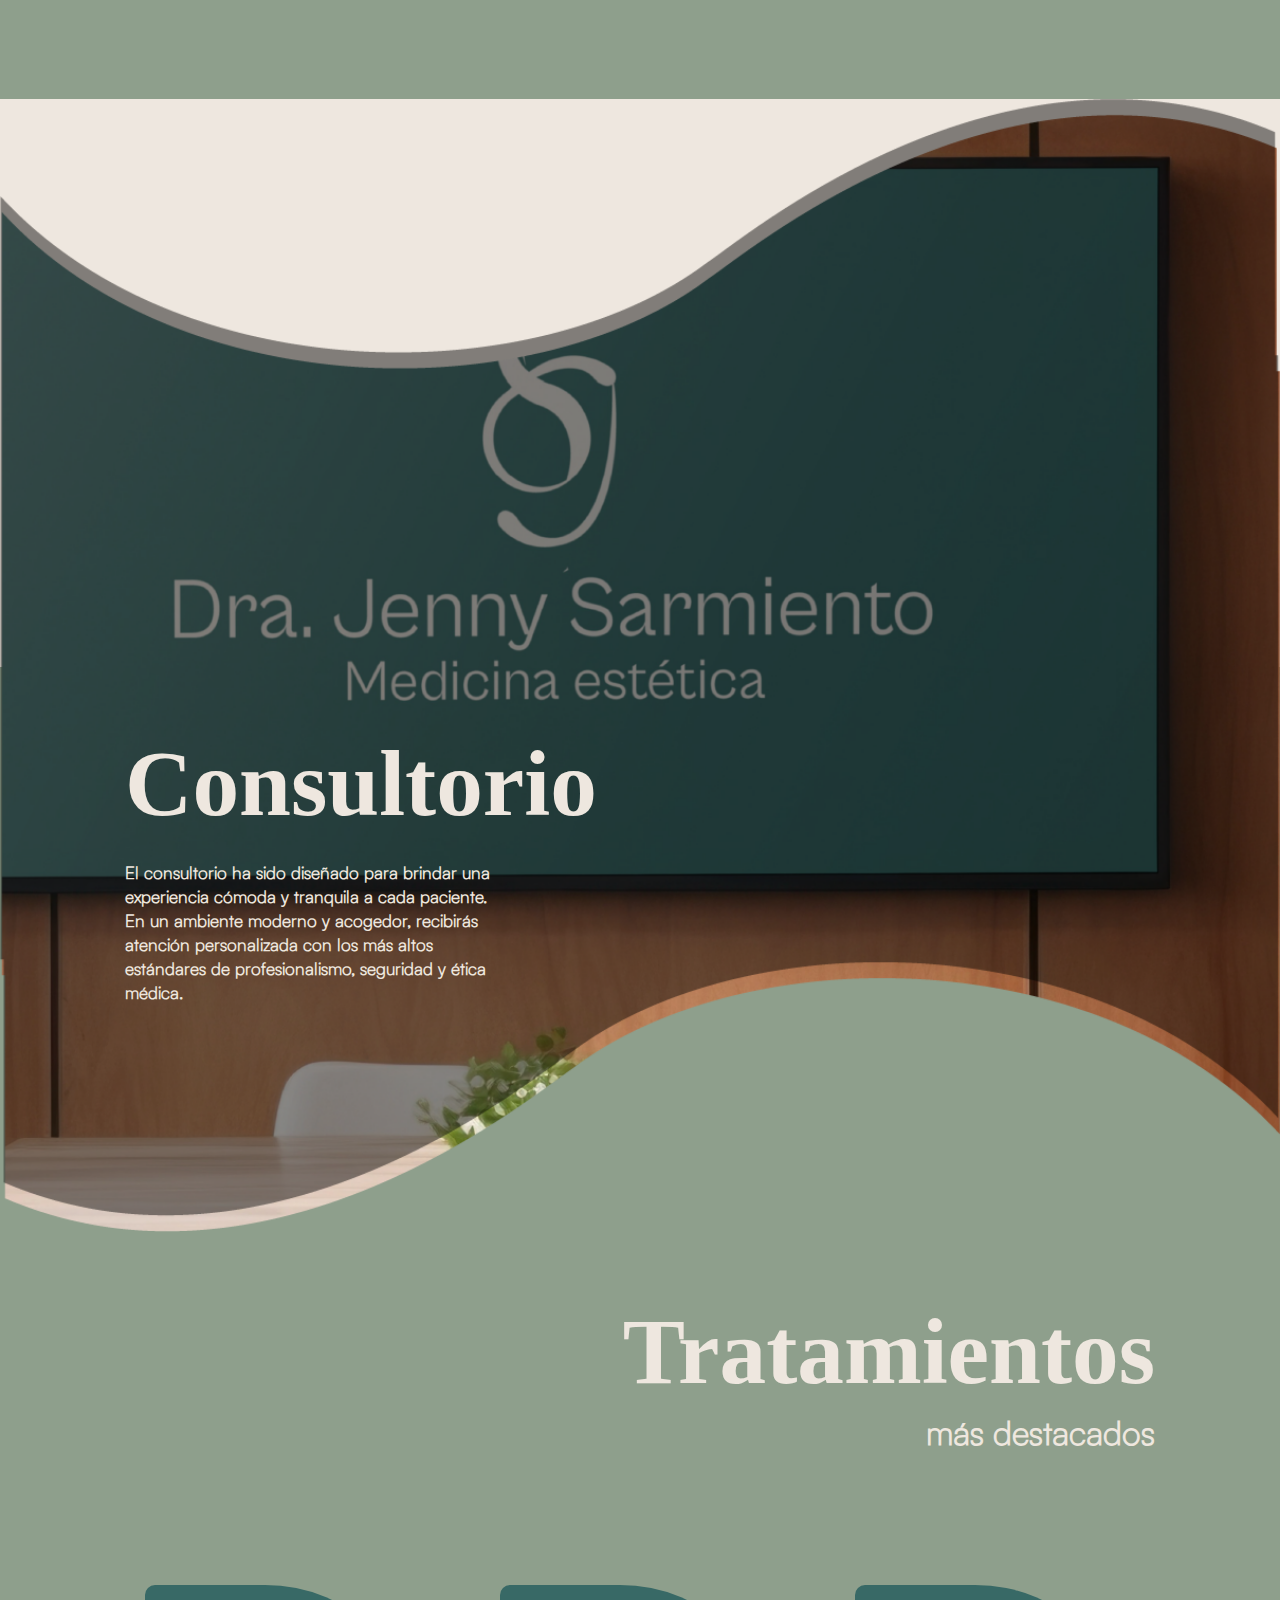
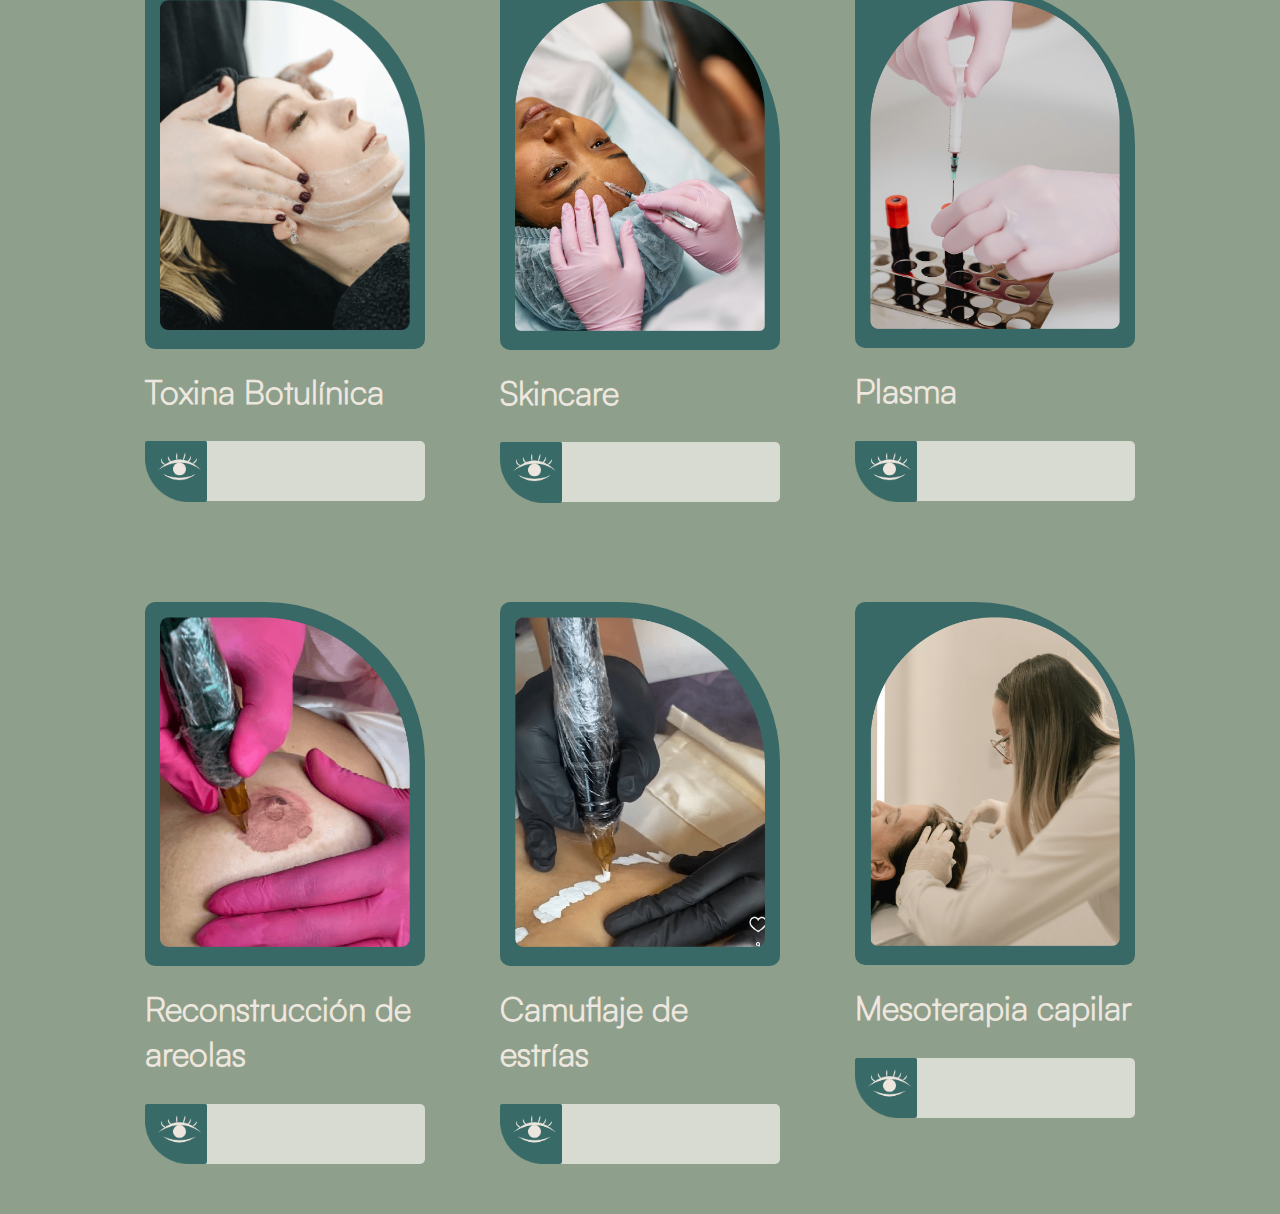
<file: pagimna_dermatologa.html>
<!DOCTYPE html>
<html lang="es">
<head>
    <meta charset="UTF-8">
    <meta name="viewport" content="width=device-width, initial-scale=1.0">
    <title>Dra Jenny Sarmiento-home</title>
    <link rel="stylesheet" href="style.css"/>
</head>


<header>
  <img class="logo" src="logo.png" alt="logo Dra.">
    <nav class="menu">
      <ul>
        <li><a href="contactanos.html">Contáctame</a></li>
        <li><a href="tratamientos.html">Tratamientos</a></li>
        <li><a href="sobre mi.html">Sobre mí</a></li>
        <li><a href="pagimna_dermatologa.html">Inicio</a></li>
      </ul>
    </nav>
</header>


<body>
  <img src="img_inicio.webp" alt="primera imagen pagina de inicio">
  <div class="caja-tituloderecha">
    <h1>Bienvenido </h1>
    <h2>Descubre el arte de la estética personalizada</h2>
  </div>



  <div class="container-quehacemos">
     <div class="texto-bienvenido">
          <h3>¿Qué hacemos?</h3>
          <p>Como especialista en medicina estética y micropigmentación, mi objetivo es realzar la belleza natural de cada paciente a través de tratamientos seguros y personalizados. Con técnicas avanzadas, es posible armonizar las facciones, revitalizar la piel y mejorar la apariencia de cejas, labios y cicatrices.</p>
     </div>
     <div class="img-bienvenido">
      <img src="img-Bienvenido/que hacemos.png" alt="imagen container de que ">
     </div>
  </div>

  <div class="container-que2">
    <div class="texto-bienvenido">
         <h3>Consultas</h3>
         <p>Cada paciente tiene necesidades únicas, por eso la consulta es el primer paso para diseñar un tratamiento personalizado. Durante este espacio, evaluare el estado de la piel, el rostro o el cuero cabelludo, y hablaremos sobre tus expectativas y objetivos estéticos.</p>
    </div>
    <div class="img-bienvenido">
     <img src="img-Bienvenido/Consultas.png" alt="imagen container de que ">
    </div>
 </div>

 <div class="container-quehacemos">
  <div class="texto-bienvenido">
       <h3>Dra. Jenny </h3>
       <p>Soy la Dra. Jenny Sarmiento, médica especialista en medicina estética y micropigmentación. Mi enfoque se basa en realzar la belleza natural de cada paciente a través de tratamientos seguros, personalizados y respaldados por la ciencia.</p>
  </div>
  <div class="img-bienvenido">
   <img src="img-Bienvenido/Dra jenny1.png" alt="imagen container de que ">
  </div>
</div>


<section id="consultorio">
  
  <div class="img-consultorio">
    <img src="consultorio.png" alt="imagen consultorio">
        <div class="texto-consultorio">
          <h1>Consultorio</h1>
           <h4>El consultorio ha sido diseñado para brindar una experiencia cómoda y tranquila a cada paciente. En un ambiente moderno y acogedor, recibirás atención personalizada con los más altos estándares de profesionalismo, seguridad y ética médica.</h4>
        </div> 
  </div>
</section>


<section id="tratamientos">
  <div class="caja-tituloderechaclaro">
    <h1>Tratamientos</h1>
    <h2>más destacados</h2>
  </div>  

<div class="area-contenedores">
  <div class="container-tratamientos">
    <div class="imagen-tratamiento">
      <img src="img-tratamientos/tratamiento1.png" alt="boululu">
    </div>
    <div class="nombres-tratamientos">
     <h2>Toxina Botulínica </h2>
    </div>
    <nav class="boton-vermas"><a href="tratamientos.html">
      <img src="icono-vermas.webp" alt="ver mas"></a>
    </nav>
  </div>

  <div class="container-tratamientos">
    <div class="imagen-tratamiento">
      <img src="img-tratamientos/tratamiento2.png" alt="boululu">
    </div>
    <div class="nombres-tratamientos">
     <h2>Skincare  </h2>
    </div>
    <nav class="boton-vermas"><a href="tratamientos.html">
      <img src="icono-vermas.webp" alt="ver mas"></a>
    </nav>
  </div>

  <div class="container-tratamientos">
    <div class="imagen-tratamiento">
      <img src="img-tratamientos/tratamiento3.png" alt="boululu">
    </div>
    <div class="nombres-tratamientos">
     <h2>Plasma  </h2>
    </div>
    <nav class="boton-vermas"><a href="tratamientos.html">
      <img src="icono-vermas.webp" alt="ver mas"></a>
    </nav>
  </div>

  <div class="container-tratamientos">
    <div class="imagen-tratamiento">
      <img src="img-tratamientos/tratamiento4.png" alt="boululu">
    </div>
    <div class="nombres-tratamientos">
     <h2>Reconstrucción de areolas  </h2>
    </div>
    <nav class="boton-vermas"><a href="tratamientos.html">
      <img src="icono-vermas.webp" alt="ver mas"></a>
    </nav>
  </div>

  <div class="container-tratamientos">
    <div class="imagen-tratamiento">
      <img src="img-tratamientos/tratamiento5.png" alt="boululu">
    </div>
    <div class="nombres-tratamientos">
     <h2>Camuflaje de estrías </h2>
    </div>
    <nav class="boton-vermas"><a href="tratamientos.html">
      <img src="icono-vermas.webp" alt="ver mas"></a>
    </nav>
  </div>

  <div class="container-tratamientos">
    <div class="imagen-tratamiento">
      <img src="img-tratamientos/tratamiento6.png" alt="boululu">
    </div>
    <div class="nombres-tratamientos">
     <h2>Mesoterapia capilar </h2>
    </div>
    <nav class="boton-vermas"><a href="tratamientos.html">
      <img src="icono-vermas.webp" alt="ver mas"></a>
    </nav>
  </div>

</div>

</section>

</body>
</html>
</file>
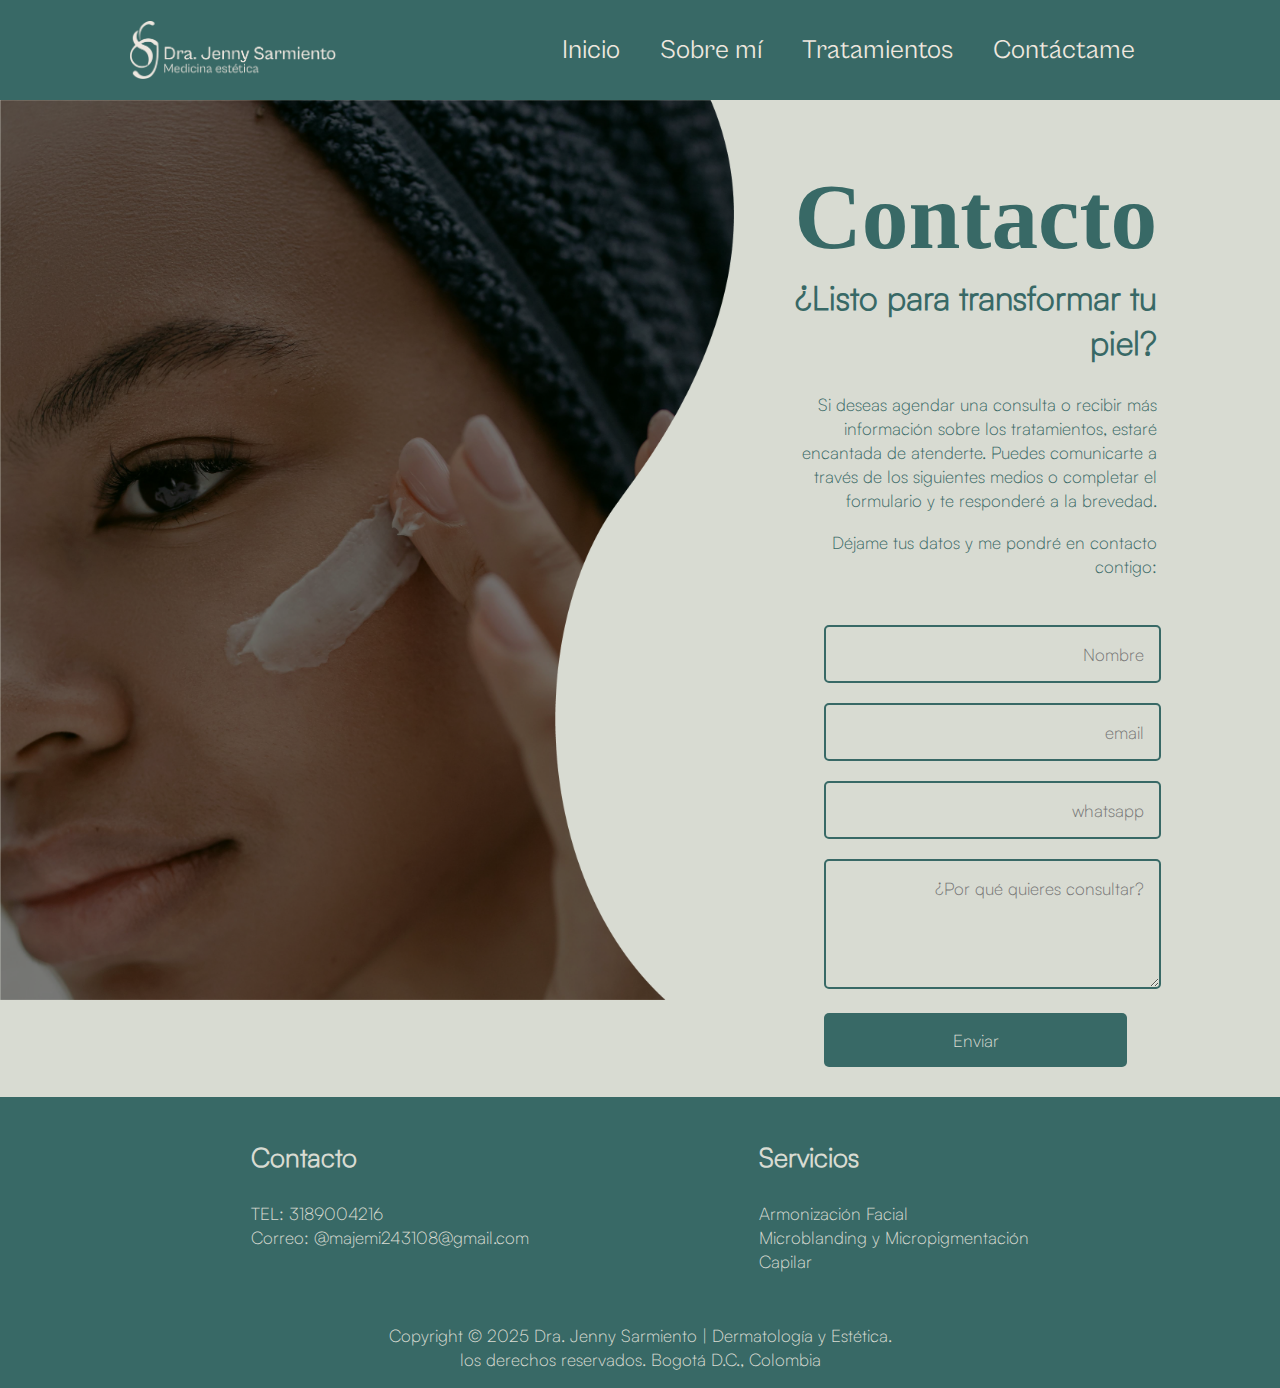
<file: Sitio web derma/contactanos.html>
<!DOCTYPE html>
<html lang="es">
<head>
    <meta charset="UTF-8">
    <meta name="viewport" content="width=device-width, initial-scale=1.0">
    <title>Contactame</title>
    <link rel="stylesheet" href="contacto/style-pag-contacto.css">
</head>
<header>
    <img class="logo" src="logo.png" alt="logo Dra.">
    <nav class="menu">
      <ul>
        <li><a href="contactanos.html">Contáctame</a></li>
        <li><a href="">Tratamientos</a></li>
        <li><a href="sobre mi.html">Sobre mí</a></li>
        <li><a href="index.html">Inicio</a></li>
      </ul>
    </nav>
</header>

<body>
<section id="contactame">
    <img class="img-contact" src="contacto/img-contacto2.png" alt="img para pagina de contacto">
   <div class="texto-contacto">
      <h1>Contacto</h1>
      <h2>¿Listo para transformar tu piel?</h2>
      <p>Si deseas agendar una consulta o recibir más información sobre los tratamientos, estaré encantada de atenderte. Puedes comunicarte a través de los siguientes medios o completar el formulario y te responderé a la brevedad.</p>
      <strong><p> Déjame tus datos y me pondré en contacto contigo:</p></strong>

      <form action="#" method="POST" class="formulario-contacto">
        <div class="campo">
          <input type="text" id="nombre" name="nombre" placeholder="Nombre" required>
        </div>

        <div class="campo">
          <input type="email" id="texto" name="email" placeholder="email" required>
        </div>

        
        <div class="campo">
          <input type="tel" id="texto" name="whatsapp" placeholder="whatsapp" required>
        </div>

        <div class="campo">
          <textarea id="texto" name="¿Por qué quieres consultar?" placeholder="¿Por qué quieres consultar?" rows="4" required></textarea>
        </div>

        <button type="submit">Enviar</button>
      </form>
   </div>

</section> 


<div class="container-footer">
  <div class="texto-footer">
    <h3>Contacto</h3>
    <p>TEL: 3189004216
     <br> Correo: @majemi243108@gmail.com</p>
  </div>

  <div class="texto-footer">
    <h3>Servicios</h3>
    <p>Armonización Facial
      <br>  Microblanding y Micropigmentación
      <br> Capilar</p>
  </div>
</div>

<footer>
  <p>Copyright © 2025 Dra. Jenny Sarmiento | Dermatología y Estética. 
    <br> los derechos reservados. Bogotá D.C., Colombia</p>
</footer>

</body>
</html>
</file>
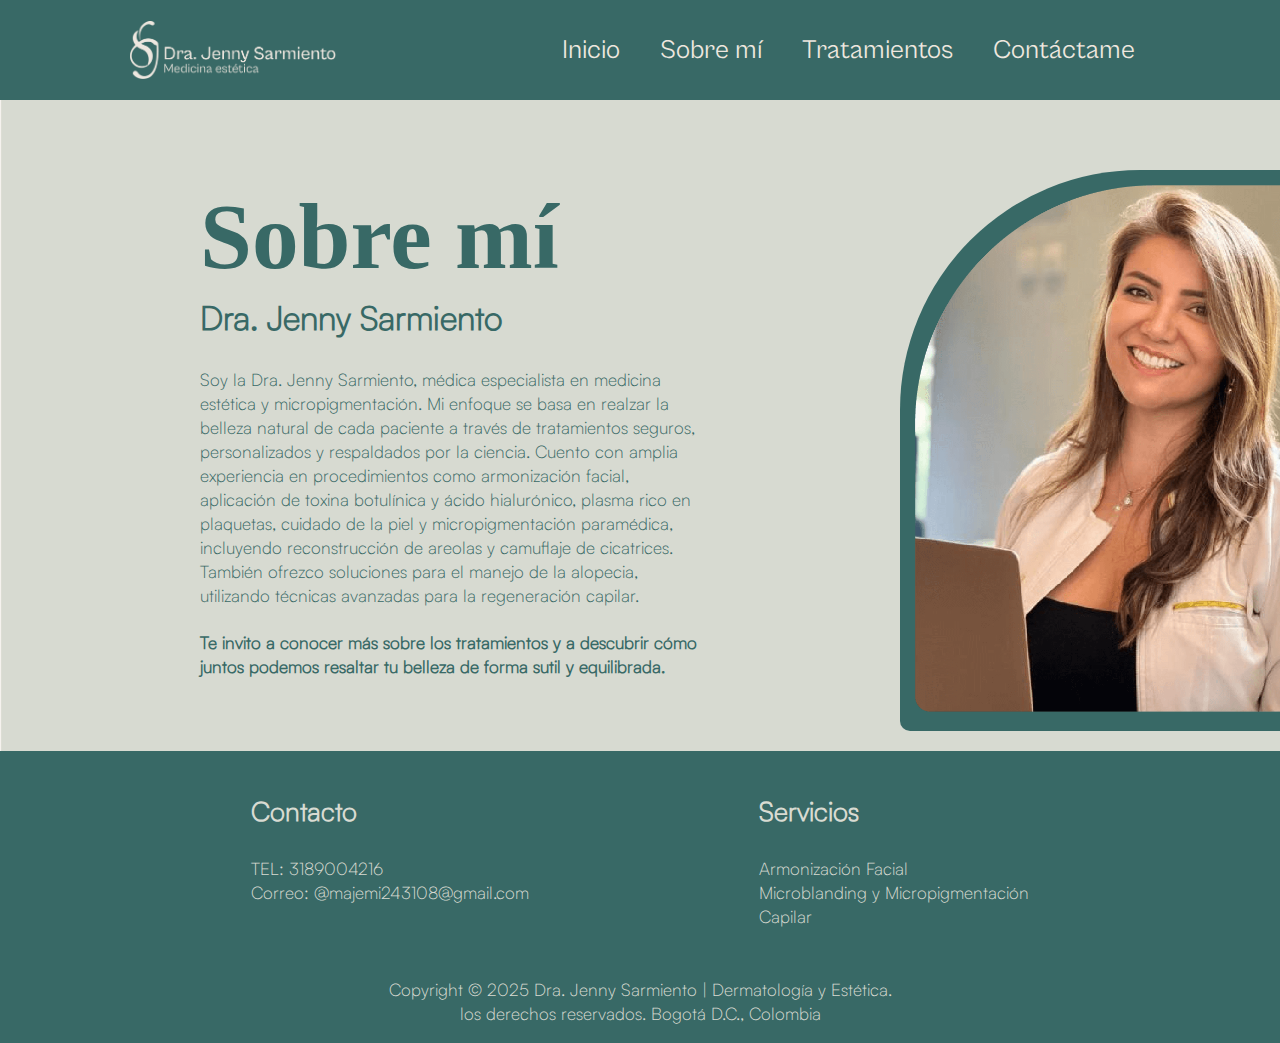
<file: Sitio web derma/sobre mi.html>
<!DOCTYPE html>
<html lang="es">
<head>
    <meta charset="UTF-8">
    <meta name="viewport" content="width=device-width, initial-scale=1.0">
    <title>Sobre mí</title>
    <link rel="stylesheet" href="Sobre mi/style-sobremi.css">
</head>
<header>
    <img class="logo" src="logo.png" alt="logo Dra.">
    <nav class="menu">
      <ul>
        <li><a href="contactanos.html">Contáctame</a></li>
        <li><a href="tratamientos.html">Tratamientos</a></li>
        <li><a href="sobre mi.html">Sobre mí</a></li>
        <li><a href="index.html">Inicio</a></li>
      </ul>
    </nav>
</header>
<body>
  <section id="area-contenedores">
    <div class="caja-tituloizq">
        <h1> Sobre mí</h1>
        <h2>Dra. Jenny Sarmiento</h2>

        <p>Soy la Dra. Jenny Sarmiento, médica especialista en medicina
     estética y micropigmentación. Mi enfoque se basa en realzar la
     belleza natural de cada paciente a través de tratamientos seguros,
     personalizados y respaldados por la ciencia.
     Cuento con amplia experiencia en procedimientos como
     armonización facial, aplicación de toxina botulínica y ácido
     hialurónico, plasma rico en plaquetas, cuidado de la piel y
     micropigmentación paramédica, incluyendo reconstrucción de
     areolas y camuflaje de cicatrices. También ofrezco soluciones para
     el manejo de la alopecia, utilizando técnicas avanzadas para la
        regeneración capilar.</p>

        <h4>Te invito a conocer más sobre los tratamientos y a descubrir cómo juntos podemos resaltar tu belleza de forma sutil y equilibrada.</h4>
    </div>

    <div class="container-tratamientos">
       <div class="imagen-jenny">
       <img src="Sobre mi/dra.jenny.png" alt="boululu">
       </div>
    </div>
  </section>

</body>  

  <div class="container-footer">
    <div class="texto-footer">
      <h3>Contacto</h3>
      <p>TEL: 3189004216
       <br> Correo: @majemi243108@gmail.com</p>
    </div>
  
    <div class="texto-footer">
      <h3>Servicios</h3>
      <p>Armonización Facial
        <br>  Microblanding y Micropigmentación
        <br> Capilar</p>
    </div>
  </div>
  
  <footer>
    <p>Copyright © 2025 Dra. Jenny Sarmiento | Dermatología y Estética. 
      <br> los derechos reservados. Bogotá D.C., Colombia</p>
  </footer>
  

</html>
</file>
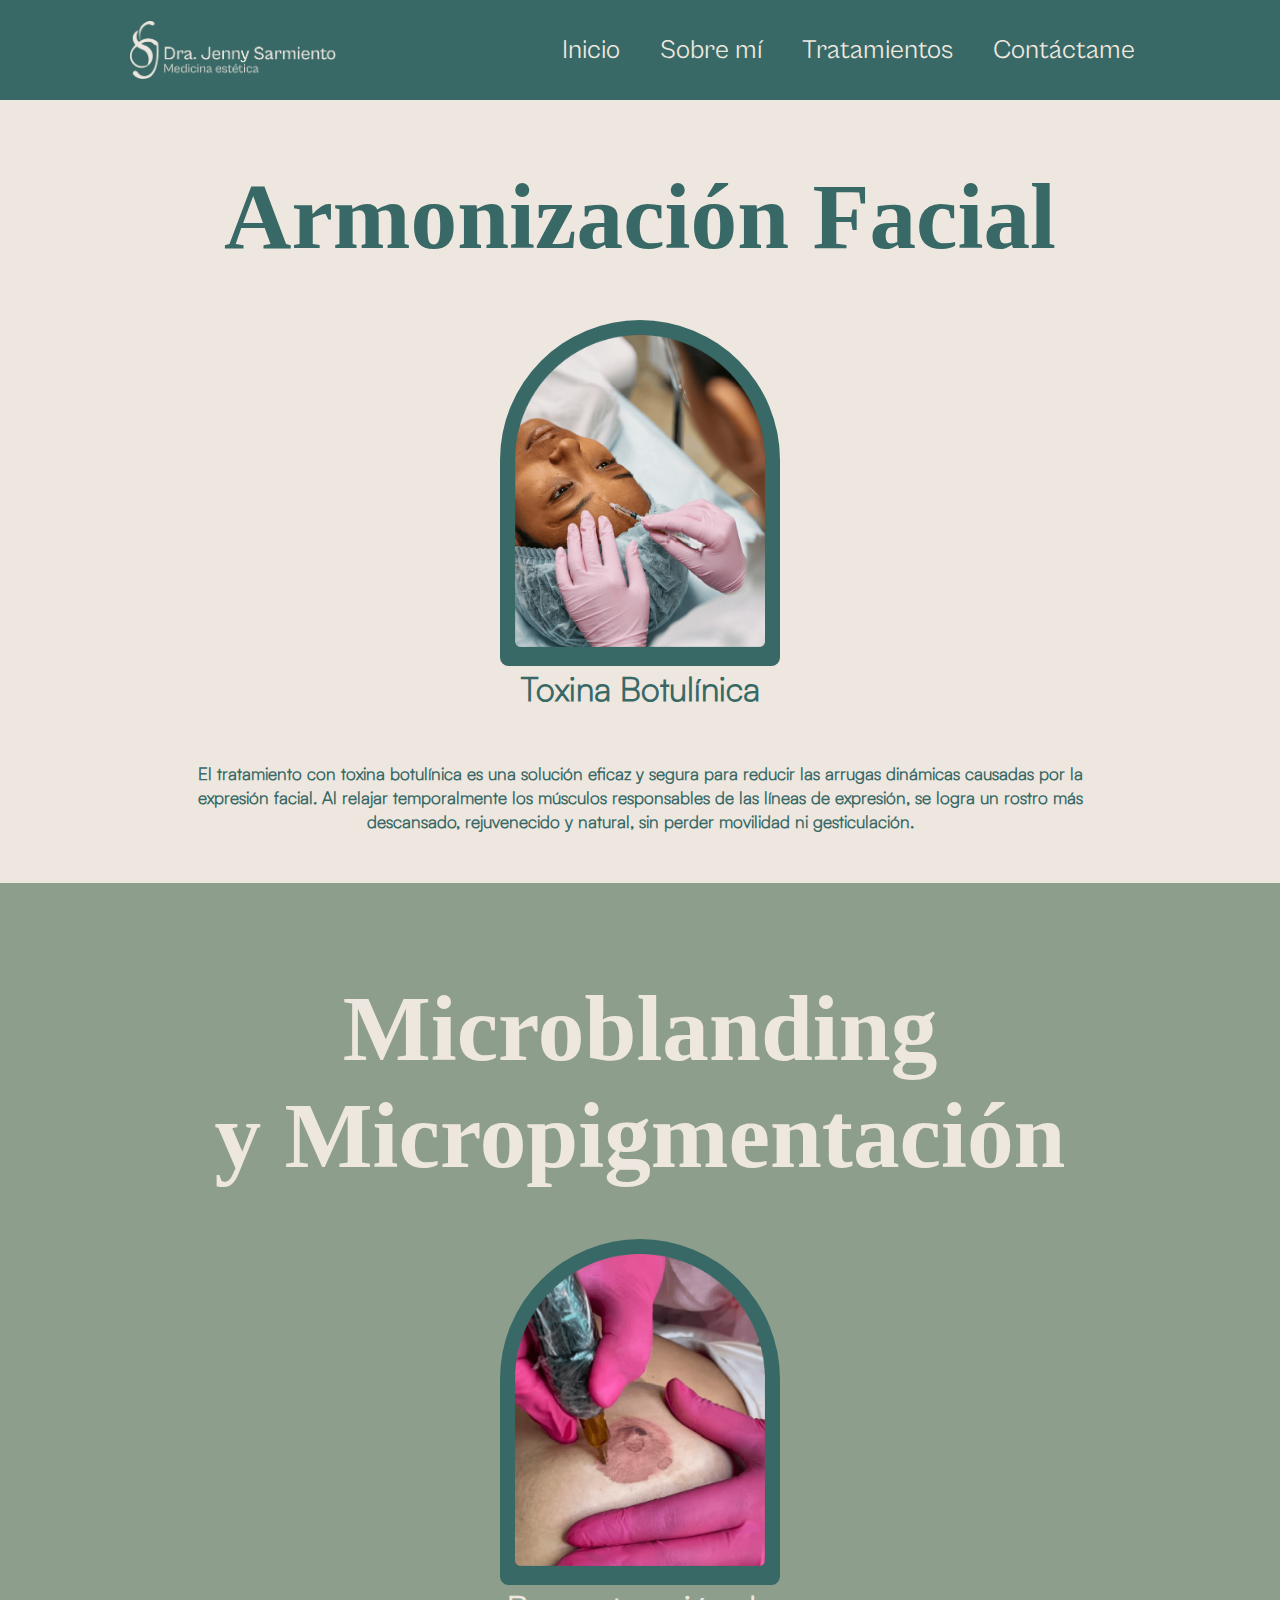
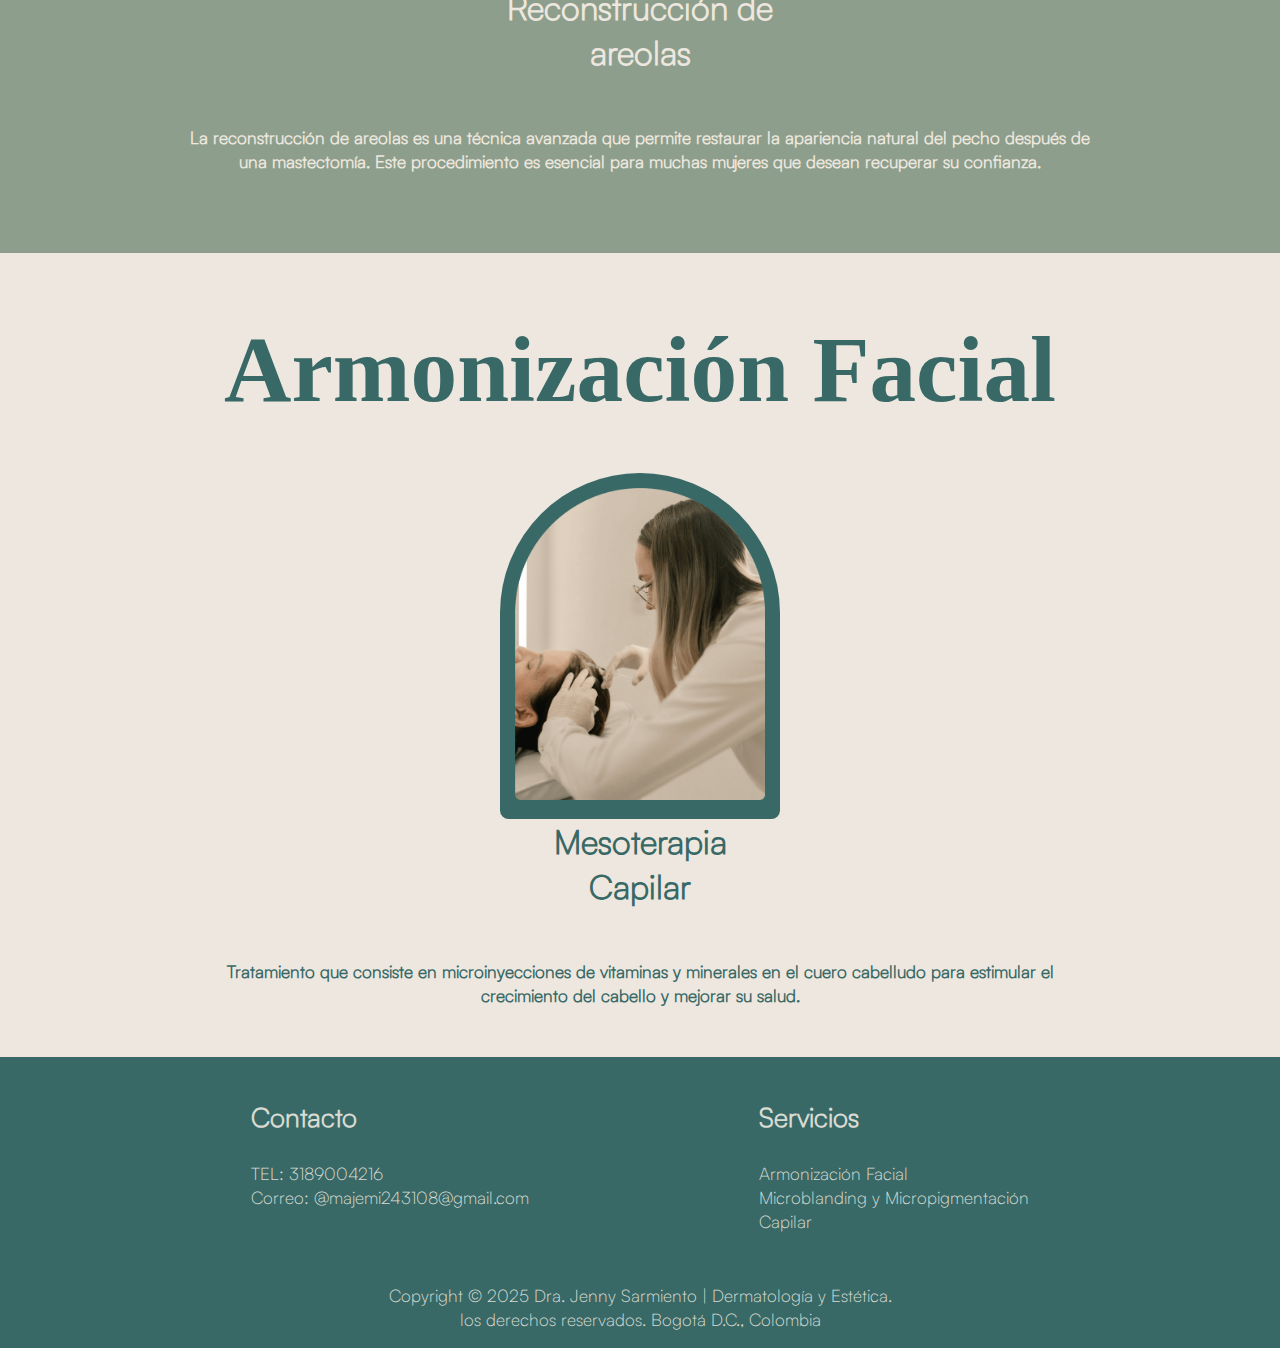
<file: Sitio web derma/tratamientos.html>
<!DOCTYPE html>
<html lang="es">
<head>
    <meta charset="UTF-8">
    <meta name="viewport" content="width=device-width, initial-scale=1.0">
    <title>Tratamientos</title>
    <link rel="stylesheet" href="tratamientos/style-tratamientos.css">
</head>
<header>
    <img class="logo" src="logo.png" alt="logo Dra.">
    <nav class="menu">
      <ul>
        <li><a href="contactanos.html">Contáctame</a></li>
        <li><a href="tratamientos.html">Tratamientos</a></li>
        <li><a href="sobre mi.html">Sobre mí</a></li>
        <li><a href="index.html">Inicio</a></li>
      </ul>
    </nav>
</header>
<body>
    <section id="armonización-facial">
      <h1>Armonización Facial</h1>

        <div class="container-tratamientos">
          <div class="imagen-tratamiento">
            <img src="tratamientos/Recurso 23.png" alt="boululu">
          </div>
          <div class="nombres-tratamientos">
           <h2>Toxina Botulínica </h2>
          </div>
        </div>
      <h4>El tratamiento con toxina botulínica es una solución eficaz y segura para reducir las arrugas dinámicas causadas por la expresión facial. Al relajar temporalmente los músculos responsables de las líneas de expresión, se logra un rostro más descansado, rejuvenecido y natural, sin perder movilidad ni gesticulación.</h4>

    </section>

    <section id="microblanding">
      <h1>Microblanding <br>y Micropigmentación </h1>
        <div class="container-tratamientos">
          <div class="imagen-tratamiento">
            <img src="tratamientos/Recurso 24.png" alt="boululu">
          </div>
          <div class="nombres-tratamientos">
           <h2>Reconstrucción de areolas </h2>
          </div>
        </div>
        <div class="texto3">
       <h4>La reconstrucción de areolas es una técnica
        avanzada que permite restaurar la
        apariencia natural del pecho después de
        una mastectomía. Este procedimiento es
        esencial para muchas mujeres que desean
        recuperar su confianza.</h4></div>
    </section>

    <section id="armonización-facial">
      <h1>Armonización Facial</h1>

        <div class="container-tratamientos">
          <div class="imagen-tratamiento">
            <img src="tratamientos/Recurso 25.png" alt="boululu">
          </div>
          <div class="nombres-tratamientos">
           <h2>Mesoterapia Capilar</h2>
          </div>
        </div>
       <h4>Tratamiento que consiste en
        microinyecciones de vitaminas y
        minerales en el cuero cabelludo para
        estimular el crecimiento del cabello y
        mejorar su salud.</h4>
    </section>
</body>

<div class="container-footer">
  <div class="texto-footer">
    <h3>Contacto</h3>
    <p>TEL: 3189004216
     <br> Correo: @majemi243108@gmail.com</p>
  </div>

  <div class="texto-footer">
    <h3>Servicios</h3>
    <p>Armonización Facial
      <br>  Microblanding y Micropigmentación
      <br> Capilar</p>
  </div>
</div>

<footer>
  <p>Copyright © 2025 Dra. Jenny Sarmiento | Dermatología y Estética. 
    <br> los derechos reservados. Bogotá D.C., Colombia</p>
</footer>

</html>
</file>
<file: style.css>
@charset "UTF-8"
@font-face {
    font-family: 'Bonny';
    src: url(Bonny-Bold.woff);
}
@font-face {
    font-family: 'Satoshi';
    src: url(Satoshi-Bold.woff);
    src: url(Satoshi-Medium.woff);
    src: url(Satoshi-Light.woff);
}
@font-face {
    font-family: 'Cabinet Grotesk';
    src: url(CabinetGrotesk-Regular.woff);
}


/*Menú*/
header{
    background-color: #386966;
    height: 100px;
    padding-right:125px;
    padding-left:125px;
    align-items: center;
    display: flex;
    justify-content: space-between;
   
}
.menu ul{
    margin-right: 125px;
    list-style-type: none;
    padding: 0;
    margin: 0;
}
.menu a{  
    text-decoration: none;
    text-align: center;
    color: #EEE7DF;
    font-family: 'Cabinet Grotesk';
    font-size: 20pt;
    padding: 40px 20px;
    border-radius: 0px;
    display: block;

}
.menu a:hover{
    background-color: #EEE7DF;
    color: #386966;
     }
.menu li{
    float: right;
}

/*Textos*/

h1 {

    font-size: 70pt;
    font-family: 'Bonny';
    margin-bottom: 5px;
}

h2{
    font-size: 25pt;
    font-family: 'Satoshi';
    font-style: bold;
    margin-top: 0;
}
h3{
    font-size: 20pt;
    font-family: 'Satoshi';
    font-style: bold;
}
h4{
    font-size: 13pt;
    font-family: 'Satoshi';
    font-weight: medium;
}
p{
    font-size: 13pt;
    font-family: 'Satoshi';
    font-weight: lighter;
 }

/*imagenes p,completa*/
img{
    width: 100%;
}
.logo{
 width: 20%;
 height: auto;
}
/*body*/
body{
    background: linear-gradient(to bottom, #EEE7DF 50%, #8E9F8C 50%);
    margin: 0;
}

/*Para titulos*/
.caja-tituloderecha{
    text-align: right;
    margin: 0 125px  80px 125px ;
    color: #386966;
}
.caja-tituloderechaclaro{
    text-align: right;
    margin: 0 0px  80px 0px ;
    color: #EEE7DF; }

/*sección Bienvenidos*/

.container-quehacemos{
    margin: 30px 380px 30px 380px;
    background-color: #386966;
    border-radius: 10px;
    box-shadow:20px #000000;
    display: flex;
}
.container-que2{
    margin: 30px 380px 30px 380px;
    background-color: #8E9F8C;
    border-radius: 10px;
    box-shadow:20px #000000;
    display: flex;
}

.texto-bienvenido{
    text-align: left;
    padding: 30px 20px 30px 90px;
    width: 50%;
    color: #EEE7DF;
    
}
.img-bienvenido{
    background-color: #EEE7DF;
    border-radius: 10px;
    max-width: 250px;
    height: 245px;
    margin: 20px;
    margin-top: 40px;
    margin-bottom: 40px;
}
.img-bienvenido img{
   margin: 10px;
   width: 230px;
}

/*sección consultorio*/
#consultorio{
margin-top: 100px;
padding-bottom: 0;
overflow: auto;
background: linear-gradient(to bottom, #EEE7DF 50%, #8E9F8C 50%);
}
.img-consultorio {
  width: 100%;
  height: auto;
  display: block;
  position: relative;
  margin: 0;
}

.texto-consultorio {
    position: absolute;
    top: 50%;
    width:30%;
    padding-left:125px;
    color: #EEE7DF;
    text-align: left;
}

  /*sección tratamientos*/
#tratamientos{
    background-color: #8E9F8C;
    padding-left: 125px;
    padding-right: 125px;
}

.area-contenedores {
    display: flex;
    flex-wrap: wrap;
    justify-content: space-between;
    margin: 0;
    padding: 0;
  }

.container-tratamientos{
    max-width: 280px;
    height: fit-content; 
    margin:50px 20px;
}
.imagen-tratamiento{
    background-color: #386966;
    border-radius: 10px 160px 10px 10px;
    width: 280px;
    height: fit-content;
}
.imagen-tratamiento img{
    margin: 15px;
    width: 250px
}
.nombres-tratamientos{
    color: #EEE7DF;
    text-align: left;
    padding: 20px 0 0 0;
}
.boton-vermas{
    background-color: #D8DBD2;
    border-radius: 5px 5px 5px 50px;
    width: 280px;
    height: 60px;
    margin: 0;
    display: flex;
}
.boton-vermas img{
    margin: 0;
    image-orientation: left;
    width: 22%;
}

 /*sección tratamientos*/

 #contactame{
    padding: 0;
    margin: 0;
    display: flex;
    background-color:#D8DBD2;
 }
 .img-contact{
  width: auto;
    height: 900px;
    display: block;
    justify-content: left;
    margin: 0;
 }
 .texto-contacto{
    text-align: right;
    color: #386966;
    display: block;
    margin-right: 125px;
    margin-left: 0;
    padding-left: 60px;
 }
</file>
<file: Sitio web derma/style.css>
@charset "UTF-8"
@font-face {
    font-family: 'Bonny';
    src: url(/Fuentes/Bonny-Bold.otf);
}
@font-face {
    font-family: 'Satoshi';
    src: url(/Fuentes/Satoshi-Bold.otf/);
    src: url(/Fuentes/Satoshi-Medium.otf/);
    src: url(/Fuentes/Satoshi-Light.otf);
}
@font-face {
    font-family: 'Cabinet Grotesk';
    src: url(/Fuentes/CabinetGrotesk-Regular.otf);
}

/*Menú*/
header{
    background-color: #386966;
    height: 100px;
    padding-right:125px;
    padding-left:125px;
    align-items: center;
    display: flex;
    justify-content: space-between;
   
}
.menu ul{
    margin-right: 125px;
    list-style-type: none;
    padding: 0;
    margin: 0;
}
.menu a{  
    text-decoration: none;
    text-align: center;
    color: #EEE7DF;
    font-family: 'Cabinet Grotesk';
    font-size: 20pt;
    padding: 40px 20px;
    border-radius: 0px;
    display: block;

}
.menu a:hover{
    background-color: #EEE7DF;
    color: #386966;
     }
.menu li{
    float: right;
}

/*Textos*/

h1 {

    font-size: 70pt;
    font-family: 'Bonny';
    margin-bottom: 5px;
}

h2{
    font-size: 25pt;
    font-family: 'Satoshi';
    font-style: bold;
    margin-top: 0;
}
h3{
    font-size: 20pt;
    font-family: 'Satoshi';
    font-style: bold;
}
h4{
    font-size: 13pt;
    font-family: 'Satoshi';
    font-weight: medium;
}
p{
    font-size: 13pt;
    font-family: 'Satoshi';
    font-weight: lighter;
 }

/*imagenes p,completa*/
img{
    width: 100%;
}
.logo{
 width: 20%;
 height: auto;
}
/*body*/
body{
    background: linear-gradient(to bottom, #EEE7DF 50%, #8E9F8C 50%);
    margin: 0;
}

/*Para titulos*/
.caja-tituloderecha{
    text-align: right;
    margin: 0 125px  80px 125px ;
    color: #386966;
}
.caja-tituloderechaclaro{
    text-align: right;
    margin: 0 0px  80px 0px ;
    color: #EEE7DF; }

/*sección Bienvenidos*/

.container-quehacemos{
    margin: 30px 380px 30px 380px;
    background-color: #386966;
    border-radius: 10px;
    box-shadow:20px #000000;
    display: flex;
}
.container-que2{
    margin: 30px 380px 30px 380px;
    background-color: #8E9F8C;
    border-radius: 10px;
    box-shadow:20px #000000;
    display: flex;
}

.texto-bienvenido{
    text-align: left;
    padding: 30px 20px 30px 90px;
    width: 50%;
    color: #EEE7DF;
    
}
.img-bienvenido{
    background-color: #EEE7DF;
    border-radius: 10px;
    max-width: 250px;
    height: 245px;
    margin: 20px;
    margin-top: 40px;
    margin-bottom: 40px;
}
.img-bienvenido img{
   margin: 10px;
   width: 230px;
}

/*sección consultorio*/
#consultorio{
margin-top: 100px;
padding-bottom: 0;
overflow: auto;
background: linear-gradient(to bottom, #EEE7DF 50%, #8E9F8C 50%);
}
.img-consultorio {
  width: 100%;
  height: auto;
  display: block;
  position: relative;
  margin: 0;
}

.texto-consultorio {
    position: absolute;
    top: 50%;
    width:30%;
    padding-left:125px;
    color: #EEE7DF;
    text-align: left;
}

  /*sección tratamientos*/
#tratamientos{
    background-color: #8E9F8C;
    padding-left: 125px;
    padding-right: 125px;
}

.area-contenedores {
    display: flex;
    flex-wrap: wrap;
    justify-content: space-between;
    margin: 0;
    padding: 0;
    max-width: 1200px;
  }

.container-tratamientos{
    max-width: 280px;
    height: fit-content; 
    margin:50px 20px;
}
.imagen-tratamiento{
    background-color: #386966;
    border-radius: 10px 160px 10px 10px;
    width: 280px;
    height: fit-content;
}
.imagen-tratamiento img{
    margin: 15px;
    width: 250px
}
.nombres-tratamientos{
    color: #EEE7DF;
    text-align: left;
    padding: 20px 0 0 0;
}
.boton-vermas{
    background-color: #D8DBD2;
    border-radius: 5px 5px 5px 50px;
    width: 280px;
    height: 60px;
    margin: 0;
    display: flex;
}
.boton-vermas img{
    margin: 0;
    image-orientation: left;
    width: 22%;
}

/*footer*/
footer{
    margin: 0;
    background-color: #386966;
    display: flex;
    font-family: 'Satoshi';
    font-weight: bold;
    color: #D8DBD2;
    text-align: center;
    justify-content: center;
}
.texto-footer{
    padding: 15px;
    margin: 0 100px;
}
.container-footer{
    width: 100%;
    display: flex;
    background-color: #386966;
    color: #D8DBD2;
    justify-content: center;
}
</file>
<file: Sitio web derma/contacto/style-pag-contacto.css>
@charset "UTF-8"
@font-face {
    font-family: 'Bonny';
    src: url(/Fuentes/Bonny-Bold.otf);
}
@font-face {
    font-family: 'Satoshi';
    src: url(/Fuentes/Satoshi-Bold.otf/);
    src: url(/Fuentes/Satoshi-Medium.otf/);
    src: url(/Fuentes/Satoshi-Light.otf);
}
@font-face {
    font-family: 'Cabinet Grotesk';
    src: url(/Fuentes/CabinetGrotesk-Regular.otf);
}


/*Menú*/
header{
    background-color: #386966;
    height: 100px;
    padding-right:125px;
    padding-left:125px;
    align-items: center;
    display: flex;
    justify-content: space-between;
   
}
.menu ul{
    margin-right: 125px;
    list-style-type: none;
    padding: 0;
    margin: 0;
}
.menu a{  
    text-decoration: none;
    text-align: center;
    color: #EEE7DF;
    font-family: 'Cabinet Grotesk';
    font-size: 20pt;
    padding: 40px 20px;
    border-radius: 0px;
    display: block;
    transition: background-color 0.3s ease;

}
.menu a:hover{
    background-color: #EEE7DF;
    color: #386966;
     }
.menu li{
    float: right;
}

/*Textos*/

h1 {

    font-size: 70pt;
    font-family: 'Bonny';
    margin-bottom: 5px;
}

h2{
    font-size: 25pt;
    font-family: 'Satoshi';
    font-style: bold;
    margin-top: 0;
}
h3{
    font-size: 20pt;
    font-family: 'Satoshi';
    font-style: bold;
}
h4{
    font-size: 13pt;
    font-family: 'Satoshi';
    font-weight: medium;
}
p{
    font-size: 13pt;
    font-family: 'Satoshi';
    font-weight: lighter;
 }

/*imagene logo*/
.logo{
 max-width: 20%;
 height: auto;
 margin: 5px;
}

body{
    margin: 0;
}
/*Para titulos*/
.caja-tituloderecha{
    text-align: right;
    margin: 0 125px  80px 125px ;
    color: #386966;
}
.caja-tituloderechaclaro{
    text-align: right;
    margin: 0 0px  80px 0px ;
    color: #EEE7DF; }


 /*sección contaco*/

 #contactame{
    padding: 0;
    margin: 0;
    display: flex;
    background-color:#D8DBD2;

 }
 .img-contact{
  width: auto;
    max-height: 900px;
    display: block;
    justify-content: left;
    margin: 0;
 }
 .texto-contacto{
    text-align: right;
    color: #386966;
    display: block;
    margin-right: 125px;
    margin-left: 0;
    padding-left: 60px;
    max-width: 40%;
 }

 /*formulario*/
 .formulario-contacto {
    padding: 30px;
  }
  
  .campo {
    margin-bottom:20px;
  }
  
  .campo input,
  .campo textarea {
    width: 100%;
    padding: 15px;
    border: 2px solid #386966;
    border-radius: 5px;
    font-family: 'Satoshi';
    font-size: 13pt;
    color: #386966;
    background-color: #D8DBD2;
    text-align: right;
  }

  button[type="submit"] {
    width: 100%;
    background-color: #386966;
    color: #D8DBD2;
    padding: 15px;
    border: none;
    border-radius: 5px;
    font-family: 'Satoshi';
    font-size: 13pt;
    cursor: pointer;
    transition: background-color 0.3s ease;
  }
  
  button[type="submit"]:hover {
    background-color: #254644;
  }

footer{
    margin: 0;
    background-color: #386966;
    display: flex;
    font-family: 'Satoshi';
    font-weight: bold;
    color: #D8DBD2;
    text-align: center;
    justify-content: center;
}
.texto-footer{
    padding: 15px;
    margin: 0 100px;
}
.container-footer{
    width: 100%;
    display: flex;
    background-color: #386966;
    color: #D8DBD2;
    justify-content: center;
}

/*botones*/
</file>
<file: Sitio web derma/Sobre mi/style-sobremi.css>
@charset "UTF-8"
@font-face {
    font-family: 'Bonny';
    src: url(/Fuentes/Bonny-Bold.otf);
}
@font-face {
    font-family: 'Satoshi';
    src: url(/Fuentes/Satoshi-Bold.otf/);
    src: url(/Fuentes/Satoshi-Medium.otf/);
    src: url(/Fuentes/Satoshi-Light.otf);
}
@font-face {
    font-family: 'Cabinet Grotesk';
    src: url(/Fuentes/CabinetGrotesk-Regular.otf);
}


/*Menú*/
header{
    background-color: #386966;
    height: 100px;
    padding-right:125px;
    padding-left:125px;
    align-items: center;
    display: flex;
    justify-content: space-between;
   
}
.menu ul{
    margin-right: 125px;
    list-style-type: none;
    padding: 0;
    margin: 0;
}
.menu a{  
    text-decoration: none;
    text-align: center;
    color: #EEE7DF;
    font-family: 'Cabinet Grotesk';
    font-size: 20pt;
    padding: 40px 20px;
    border-radius: 0px;
    display: block;

}
.menu a:hover{
    background-color: #EEE7DF;
    color: #386966;
     }
.menu li{
    float: right;
}

/*Textos*/

h1 {

    font-size: 70pt;
    font-family: 'Bonny';
    margin-bottom: 5px;
}

h2{
    font-size: 25pt;
    font-family: 'Satoshi';
    font-style: bold;
    margin-top: 0;
}
h3{
    font-size: 20pt;
    font-family: 'Satoshi';
    font-style: bold;
}
h4{
    font-size: 13pt;
    font-family: 'Satoshi';
    font-weight: medium;
}
p{
    font-size: 13pt;
    font-family: 'Satoshi';
    font-weight: lighter;
 }

/*imagene logo*/
.logo{
 max-width: 20%;
 height: auto;
 margin: 5px;
}

body{
    margin: 0;
    background-image: url(Recurso\ 21.webp);
}
/*Para titulos*/
.caja-tituloizq{
    text-align: left;
    max-width: 500px;
    color: #386966;
    margin-right: 200px;
}


 /*foto doc jenny*/
 #area-contenedores {
    display: flex;
    margin: 20px 200px;
    padding: 0;
    width: 100%;
  }

.container-tratamientos{
    height: fit-content; 
    margin:0;
    justify-content:right;
    margin-top: 50px;
}
 .imagen-jenny{
    background-color: #386966;
    border-radius: 240px 10px 10px 10px;
    max-width: 480px;
    height: fit-content;
}
.imagen-jenny img{
    margin: 15px;
    max-width: 400px;
    }


 /*footer*/
footer{
    margin: 0;
    background-color: #386966;
    display: flex;
    font-family: 'Satoshi';
    font-weight: bold;
    color: #D8DBD2;
    text-align: center;
    justify-content: center;
}
.texto-footer{
    padding: 15px;
    margin: 0 100px;
}
.container-footer{
    width: 100%;
    display: flex;
    background-color: #386966;
    color: #D8DBD2;
    justify-content: center;
}
</file>
<file: Sitio web derma/tratamientos/style-tratamientos.css>
@charset "UTF-8"
@font-face {
    font-family: 'Bonny';
    src: url(/Fuentes/Bonny-Bold.otf);
}
@font-face {
    font-family: 'Satoshi';
    src: url(/Fuentes/Satoshi-Bold.otf/);
    src: url(/Fuentes/Satoshi-Medium.otf/);
    src: url(/Fuentes/Satoshi-Light.otf);
}
@font-face {
    font-family: 'Cabinet Grotesk';
    src: url(/Fuentes/CabinetGrotesk-Regular.otf);
}


/*Menú*/
header{
    background-color: #386966;
    height: 100px;
    padding-right:125px;
    padding-left:125px;
    align-items: center;
    display: flex;
    justify-content: space-between;
   
}
.menu ul{
    margin-right: 125px;
    list-style-type: none;
    padding: 0;
    margin: 0;
}
.menu a{  
    text-decoration: none;
    text-align: center;
    color: #EEE7DF;
    font-family: 'Cabinet Grotesk';
    font-size: 20pt;
    padding: 40px 20px;
    border-radius: 0px;
    display: block;

}
.menu a:hover{
    background-color: #EEE7DF;
    color: #386966;
     }
.menu li{
    float: right;
}

/*Textos*/

h1 {

    font-size: 70pt;
    font-family: 'Bonny';
    margin-bottom: 5px;
}

h2{
    font-size: 25pt;
    font-family: 'Satoshi';
    font-style: bold;
    margin-top: 0;
}
h3{
    font-size: 20pt;
    font-family: 'Satoshi';
    font-style: bold;
}
h4{
    font-size: 13pt;
    font-family: 'Satoshi';
    font-weight: medium;
}
p{
    font-size: 13pt;
    font-family: 'Satoshi';
    font-weight: lighter;
 }

/*imagene logo*/
.logo{
 max-width: 20%;
 height: auto;
 margin: 5px;
}

body{
    margin: 0;
    background-color: #EEE7DF;
}
/*Para titulos*/
.caja-titulo{
    text-align: right;
    margin: 0 125px  80px 125px ;
    color: #386966;
}

 /*sección tratamientos de armonización*/

 #armonización-facial{
    margin: 50px auto;
    justify-content: center;
    text-align: center;
    color: #386966;
    width: 900px;
 }

.container-tratamientos{
    max-width: 280px;
    height: fit-content; 
    margin: 50px auto;
}
.imagen-tratamiento{
    background-color: #386966;
    border-radius: 160px 160px 10px 10px;
    width: 280px;
    height: fit-content;
}
.imagen-tratamiento img{
    margin: 15px;
    width: 250px
}

#microblanding{
    margin: 50px auto;
    justify-content: center;
    text-align: center;
    color:#EEE7DF;
    background-color: #8D9F8C;
    padding: 30px;
}
.texto3{
    max-width: 900px;
    margin: 50px auto;
}

/*footer*/
footer{
    margin: 0;
    background-color: #386966;
    display: flex;
    font-family: 'Satoshi';
    font-weight: bold;
    color: #D8DBD2;
    text-align: center;
    justify-content: center;
}
.texto-footer{
    padding: 15px;
    margin: 0 100px;
}
.container-footer{
    width: 100%;
    display: flex;
    background-color: #386966;
    color: #D8DBD2;
    justify-content: center;
}
</file>
